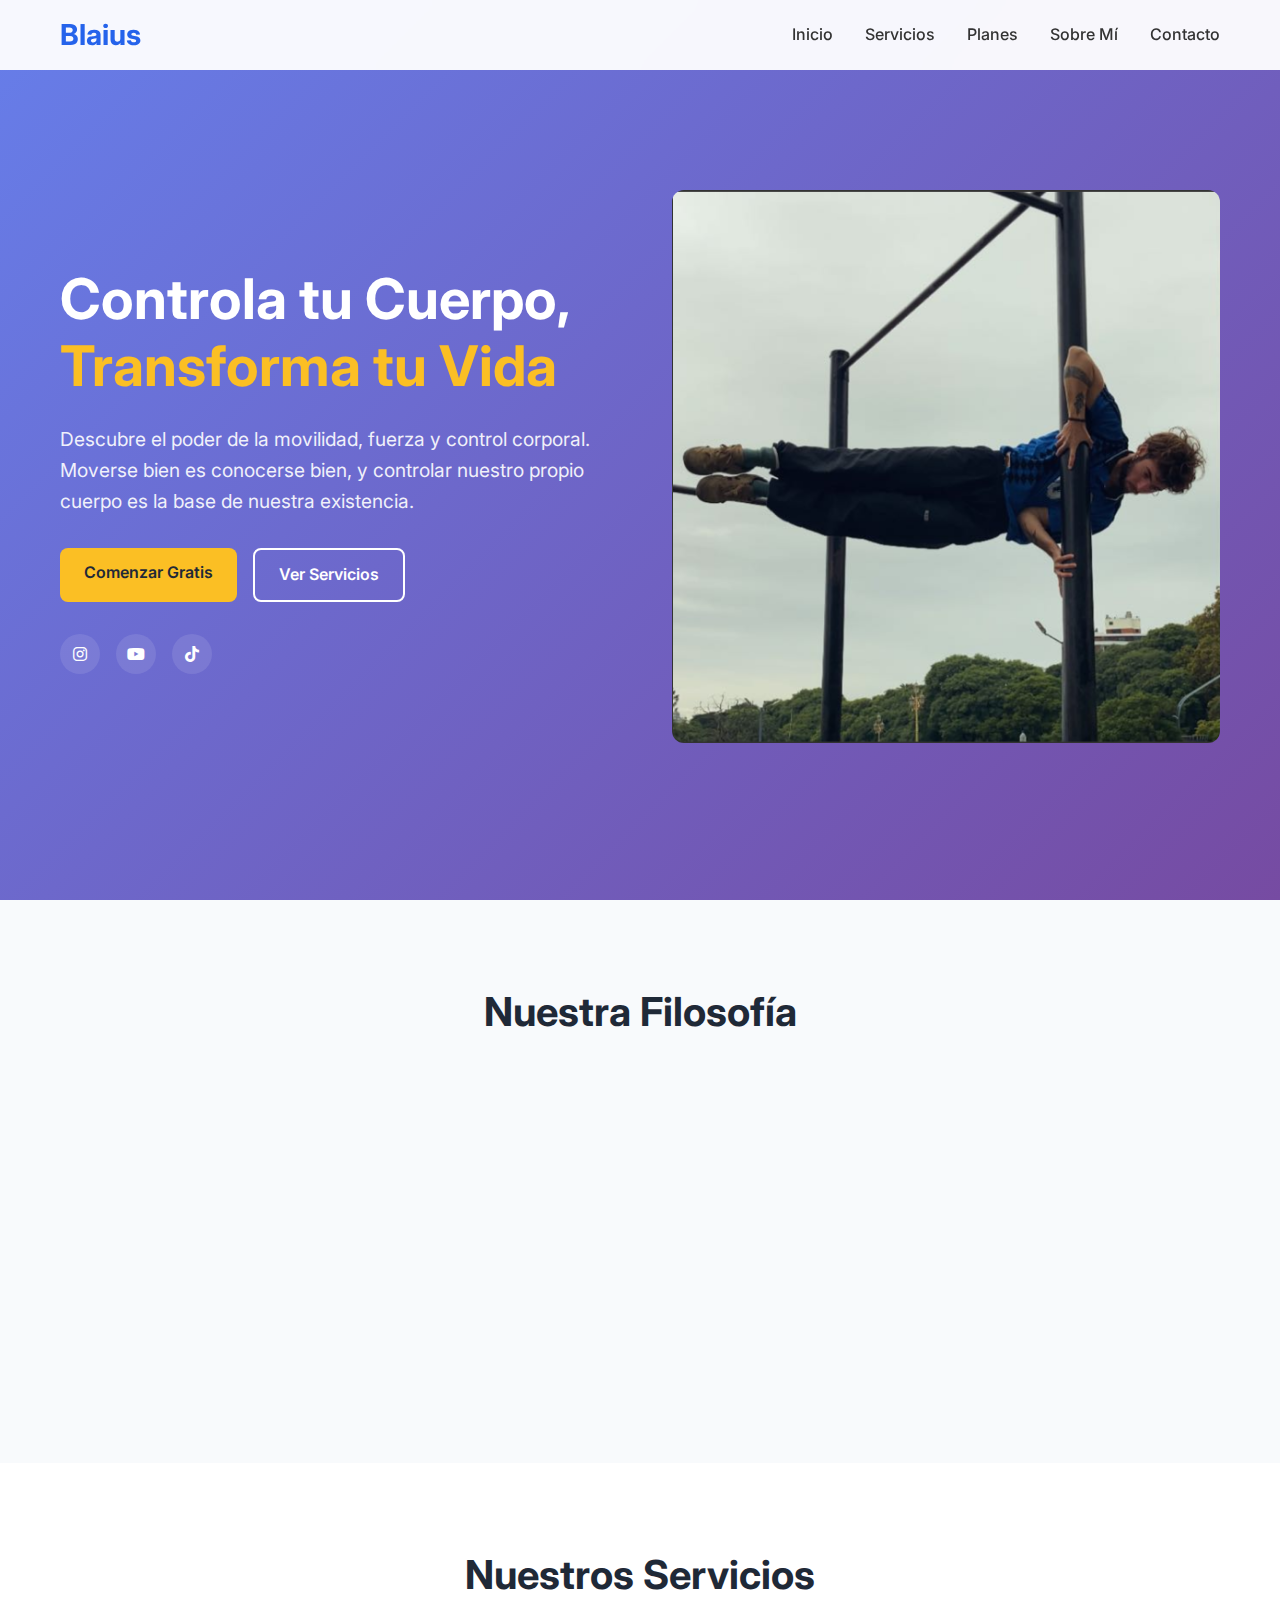
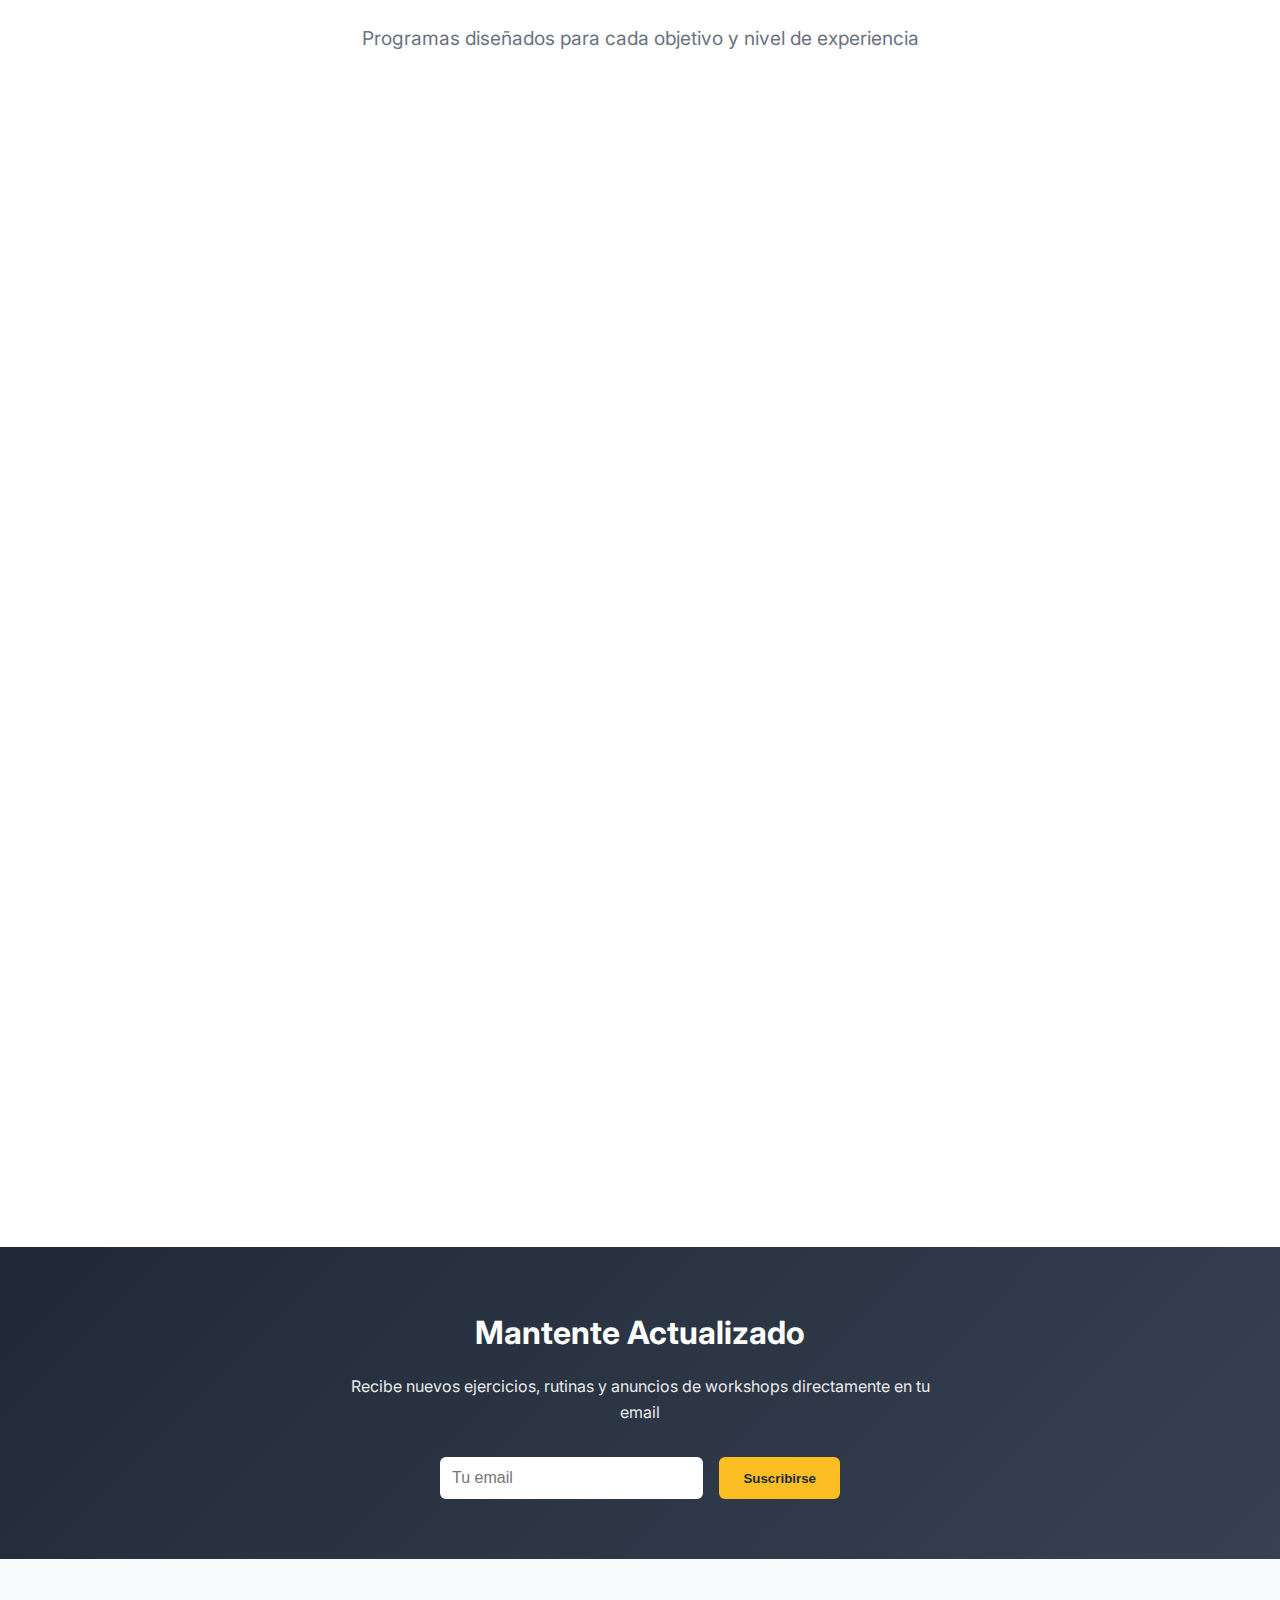
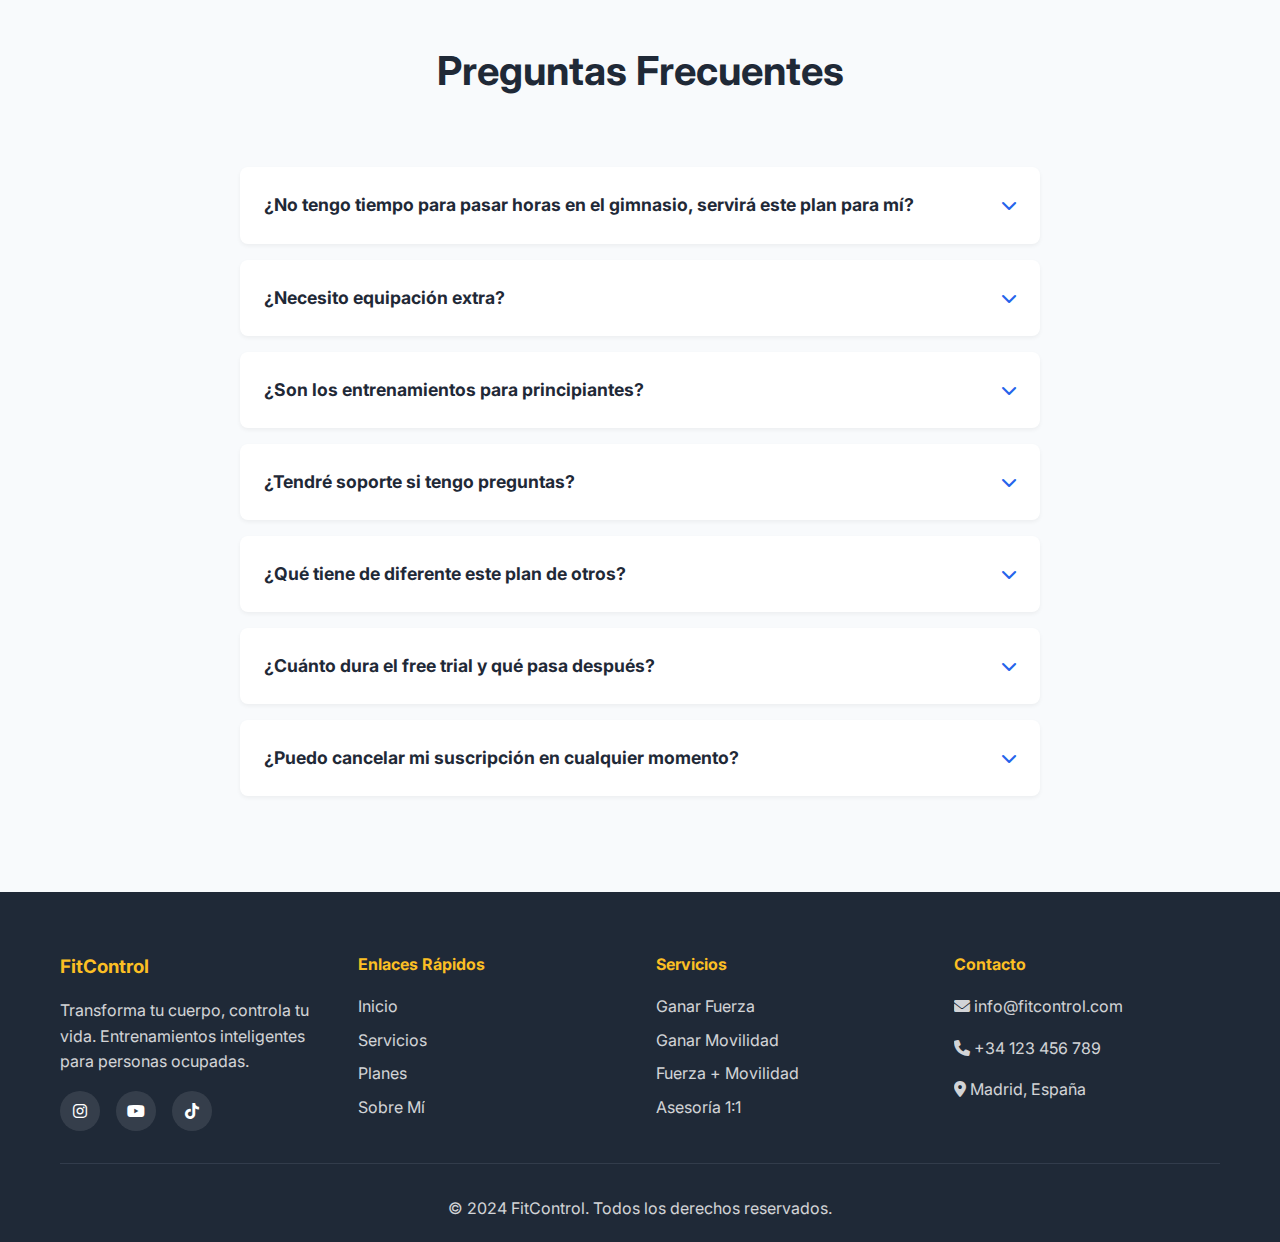
<file: index.html>
<!DOCTYPE html>
<html lang="es">
<head>
    <meta charset="UTF-8">
    <meta name="viewport" content="width=device-width, initial-scale=1.0">
    <title>FitControl - Entrena tu Cuerpo, Controla tu Vida</title>
    <link rel="stylesheet" href="styles.css">
    <link href="https://fonts.googleapis.com/css2?family=Inter:wght@300;400;500;600;700&display=swap" rel="stylesheet">
    <link rel="stylesheet" href="https://cdnjs.cloudflare.com/ajax/libs/font-awesome/6.0.0/css/all.min.css">
</head>
<body>
    <!-- Header -->
    <header class="header">
        <nav class="nav">
            <div class="nav-container">
                <div class="nav-logo">
                    <h2>Blaius</h2>
                </div>
                <ul class="nav-menu" id="nav-menu">
                    <li><a href="#inicio" class="nav-link">Inicio</a></li>
                    <li><a href="#servicios" class="nav-link">Servicios</a></li>
                    <li><a href="planes.html" class="nav-link">Planes</a></li>
                    <li><a href="about.html" class="nav-link">Sobre Mí</a></li>
                    <li><a href="#contacto" class="nav-link">Contacto</a></li>
                </ul>
                <div class="nav-toggle" id="nav-toggle">
                    <span class="bar"></span>
                    <span class="bar"></span>
                    <span class="bar"></span>
                </div>
            </div>
        </nav>
    </header>

    <!-- Hero Section -->
    <section id="inicio" class="hero">
        <div class="hero-container">
            <div class="hero-content">
                <h1 class="hero-title">Controla tu Cuerpo, <span class="highlight">Transforma tu Vida</span></h1>
                <p class="hero-description">
                    Descubre el poder de la movilidad, fuerza y control corporal. Moverse bien es conocerse bien, 
                    y controlar nuestro propio cuerpo es la base de nuestra existencia.
                </p>
                <div class="hero-buttons">
                    <a href="planes.html" class="btn btn-primary">Comenzar Gratis</a>
                    <a href="#servicios" class="btn btn-secondary">Ver Servicios</a>
                </div>
                <div class="social-links">
                    <a href="#" class="social-link"><i class="fab fa-instagram"></i></a>
                    <a href="#" class="social-link"><i class="fab fa-youtube"></i></a>
                    <a href="#" class="social-link"><i class="fab fa-tiktok"></i></a>
                </div>
            </div>
            <div class="hero-image">
                <img src="./imagenes/Captura de pantalla 2025-05-25 011401.png" alt="Entrenamiento funcional">
            </div>
        </div>
    </section>

    <!-- Philosophy Section -->
    <section class="philosophy">
        <div class="container">
            <div class="philosophy-content">
                <h2>Nuestra Filosofía</h2>
                <div class="philosophy-grid">
                    <div class="philosophy-item">
                        <div class="philosophy-icon">
                            <i class="fas fa-dumbbell"></i>
                        </div>
                        <h3>Fuerza</h3>
                        <p>Desarrolla la fuerza funcional que necesitas para tu día a día y tus objetivos deportivos.</p>
                    </div>
                    <div class="philosophy-item">
                        <div class="philosophy-icon">
                            <i class="fas fa-running"></i>
                        </div>
                        <h3>Movilidad</h3>
                        <p>Mejora tu rango de movimiento y flexibilidad para un cuerpo más ágil y libre de dolor.</p>
                    </div>
                    <div class="philosophy-item">
                        <div class="philosophy-icon">
                            <i class="fas fa-balance-scale"></i>
                        </div>
                        <h3>Control</h3>
                        <p>Domina tu cuerpo en el espacio, desarrolla coordinación y conciencia corporal.</p>
                    </div>
                </div>
            </div>
        </div>
    </section>

    <!-- Services Section -->
    <section id="servicios" class="services">
        <div class="container">
            <div class="section-header">
                <h2>Nuestros Servicios</h2>
                <p>Programas diseñados para cada objetivo y nivel de experiencia</p>
            </div>
            <div class="services-grid">
                <div class="service-card">
                    <div class="service-icon">
                        <i class="fas fa-weight-hanging"></i>
                    </div>
                    <h3>Ganar Fuerza</h3>
                    <p>Entrenamientos progresivos con peso corporal y material adicional. Módulos para todos los niveles.</p>
                    <ul class="service-features">
                        <li>Peso corporal</li>
                        <li>Con material extra</li>
                        <li>3 niveles de dificultad</li>
                    </ul>
                    <a href="planes.html" class="service-btn">Ver Planes</a>
                </div>
                
                <div class="service-card">
                    <div class="service-icon">
                        <i class="fas fa-leaf"></i>
                    </div>
                    <h3>Ganar Movilidad</h3>
                    <p>Rutinas especializadas en flexibilidad, movilidad articular y liberación de tensiones.</p>
                    <ul class="service-features">
                        <li>Flexibilidad dinámica</li>
                        <li>Movilidad articular</li>
                        <li>Liberación miofascial</li>
                    </ul>
                    <a href="planes.html" class="service-btn">Ver Planes</a>
                </div>
                
                <div class="service-card featured">
                    <div class="service-icon">
                        <i class="fas fa-mountain"></i>
                    </div>
                    <h3>Fuerza + Movilidad</h3>
                    <p>La combinación perfecta. Incluye entrenamientos de escalada y movimientos complejos.</p>
                    <ul class="service-features">
                        <li>Movimiento natural</li>
                        <li>Control corporal</li>
                        <li>Escalada funcional</li>
                    </ul>
                    <a href="planes.html" class="service-btn">Ver Planes</a>
                </div>
                
                <div class="service-card">
                    <div class="service-icon">
                        <i class="fas fa-heartbeat"></i>
                    </div>
                    <h3>Cardio</h3>
                    <p>Entrenamientos cardiovasculares para quemar calorías y mejorar tu resistencia.</p>
                    <ul class="service-features">
                        <li>HIIT intensivo</li>
                        <li>Cardio funcional</li>
                        <li>Quema calórica</li>
                    </ul>
                    <a href="planes.html" class="service-btn">Ver Planes</a>
                </div>
                
                <div class="service-card">
                    <div class="service-icon">
                        <i class="fas fa-route"></i>
                    </div>
                    <h3>Running</h3>
                    <p>Planes específicos para lograr tus objetivos de carrera: 10K, 21K y 42K.</p>
                    <ul class="service-features">
                        <li>10K en -50min</li>
                        <li>21K en -2h30</li>
                        <li>42K en -4h</li>
                    </ul>
                    <a href="planes.html" class="service-btn">Ver Planes</a>
                </div>
                
                <div class="service-card">
                    <div class="service-icon">
                        <i class="fas fa-user-friends"></i>
                    </div>
                    <h3>Asesoría 1:1</h3>
                    <p>Entrenamiento personalizado online o presencial según tu ubicación.</p>
                    <ul class="service-features">
                        <li>Plan personalizado</li>
                        <li>Seguimiento directo</li>
                        <li>Online o presencial</li>
                    </ul>
                    <a href="#contacto" class="service-btn">Contactar</a>
                </div>
            </div>
        </div>
    </section>

    <!-- Newsletter Section -->
    <section class="newsletter">
        <div class="container">
            <div class="newsletter-content">
                <h2>Mantente Actualizado</h2>
                <p>Recibe nuevos ejercicios, rutinas y anuncios de workshops directamente en tu email</p>
                <form class="newsletter-form" id="newsletter-form">
                    <input type="email" placeholder="Tu email" required>
                    <button type="submit" class="btn btn-primary">Suscribirse</button>
                </form>
            </div>
        </div>
    </section>

    <!-- FAQ Section -->
    <section class="faq">
        <div class="container">
            <div class="section-header">
                <h2>Preguntas Frecuentes</h2>
            </div>
            <div class="faq-container">
                <div class="faq-item">
                    <div class="faq-question">
                        <h3>¿No tengo tiempo para pasar horas en el gimnasio, servirá este plan para mí?</h3>
                        <i class="fas fa-chevron-down"></i>
                    </div>
                    <div class="faq-answer">
                        <p>¡Absolutamente! Nuestros entrenamientos están diseñados para ser eficientes. Con sesiones de 20-45 minutos puedes obtener resultados excelentes. La clave está en la consistencia, no en las horas.</p>
                    </div>
                </div>
                
                <div class="faq-item">
                    <div class="faq-question">
                        <h3>¿Necesito equipación extra?</h3>
                        <i class="fas fa-chevron-down"></i>
                    </div>
                    <div class="faq-answer">
                        <p>Tenemos opciones para entrenar solo con peso corporal y también rutinas que incluyen material básico como bandas elásticas, barras y pesas. Tú eliges según tu disponibilidad.</p>
                    </div>
                </div>
                
                <div class="faq-item">
                    <div class="faq-question">
                        <h3>¿Son los entrenamientos para principiantes?</h3>
                        <i class="fas fa-chevron-down"></i>
                    </div>
                    <div class="faq-answer">
                        <p>Sí, tenemos módulos específicos para principiantes, intermedios y avanzados. Cada persona puede comenzar en su nivel y progresar gradualmente.</p>
                    </div>
                </div>
                
                <div class="faq-item">
                    <div class="faq-question">
                        <h3>¿Tendré soporte si tengo preguntas?</h3>
                        <i class="fas fa-chevron-down"></i>
                    </div>
                    <div class="faq-answer">
                        <p>Por supuesto. Todos nuestros suscriptores tienen acceso a soporte directo para resolver dudas sobre técnica, progresión y adaptaciones de los ejercicios.</p>
                    </div>
                </div>
                
                <div class="faq-item">
                    <div class="faq-question">
                        <h3>¿Qué tiene de diferente este plan de otros?</h3>
                        <i class="fas fa-chevron-down"></i>
                    </div>
                    <div class="faq-answer">
                        <p>Nuestro enfoque integral combina fuerza, movilidad y control corporal. No solo te hacemos más fuerte, sino que mejoras tu calidad de movimiento y conciencia corporal para la vida diaria.</p>
                    </div>
                </div>
                
                <div class="faq-item">
                    <div class="faq-question">
                        <h3>¿Cuánto dura el free trial y qué pasa después?</h3>
                        <i class="fas fa-chevron-down"></i>
                    </div>
                    <div class="faq-answer">
                        <p>Ofrecemos el primer mes completamente gratis. Después, puedes continuar con una suscripción mensual que se renueva automáticamente, pero puedes cancelar cuando quieras.</p>
                    </div>
                </div>
                
                <div class="faq-item">
                    <div class="faq-question">
                        <h3>¿Puedo cancelar mi suscripción en cualquier momento?</h3>
                        <i class="fas fa-chevron-down"></i>
                    </div>
                    <div class="faq-answer">
                        <p>Sí, puedes cancelar tu suscripción en cualquier momento sin penalizaciones. Tu acceso continuará hasta el final del período ya pagado.</p>
                    </div>
                </div>
            </div>
        </div>
    </section>

    <!-- Footer -->
    <footer id="contacto" class="footer">
        <div class="container">
            <div class="footer-content">
                <div class="footer-section">
                    <h3>FitControl</h3>
                    <p>Transforma tu cuerpo, controla tu vida. Entrenamientos inteligentes para personas ocupadas.</p>
                    <div class="social-links">
                        <a href="#" class="social-link"><i class="fab fa-instagram"></i></a>
                        <a href="#" class="social-link"><i class="fab fa-youtube"></i></a>
                        <a href="#" class="social-link"><i class="fab fa-tiktok"></i></a>
                    </div>
                </div>
                <div class="footer-section">
                    <h4>Enlaces Rápidos</h4>
                    <ul>
                        <li><a href="#inicio">Inicio</a></li>
                        <li><a href="#servicios">Servicios</a></li>
                        <li><a href="planes.html">Planes</a></li>
                        <li><a href="about.html">Sobre Mí</a></li>
                    </ul>
                </div>
                <div class="footer-section">
                    <h4>Servicios</h4>
                    <ul>
                        <li><a href="planes.html">Ganar Fuerza</a></li>
                        <li><a href="planes.html">Ganar Movilidad</a></li>
                        <li><a href="planes.html">Fuerza + Movilidad</a></li>
                        <li><a href="planes.html">Asesoría 1:1</a></li>
                    </ul>
                </div>
                <div class="footer-section">
                    <h4>Contacto</h4>
                    <p><i class="fas fa-envelope"></i> info@fitcontrol.com</p>
                    <p><i class="fas fa-phone"></i> +34 123 456 789</p>
                    <p><i class="fas fa-map-marker-alt"></i> Madrid, España</p>
                </div>
            </div>
            <div class="footer-bottom">
                <p>&copy; 2024 FitControl. Todos los derechos reservados.</p>
            </div>
        </div>
    </footer>

    <script src="script.js"></script>
</body>
</html>
</file>
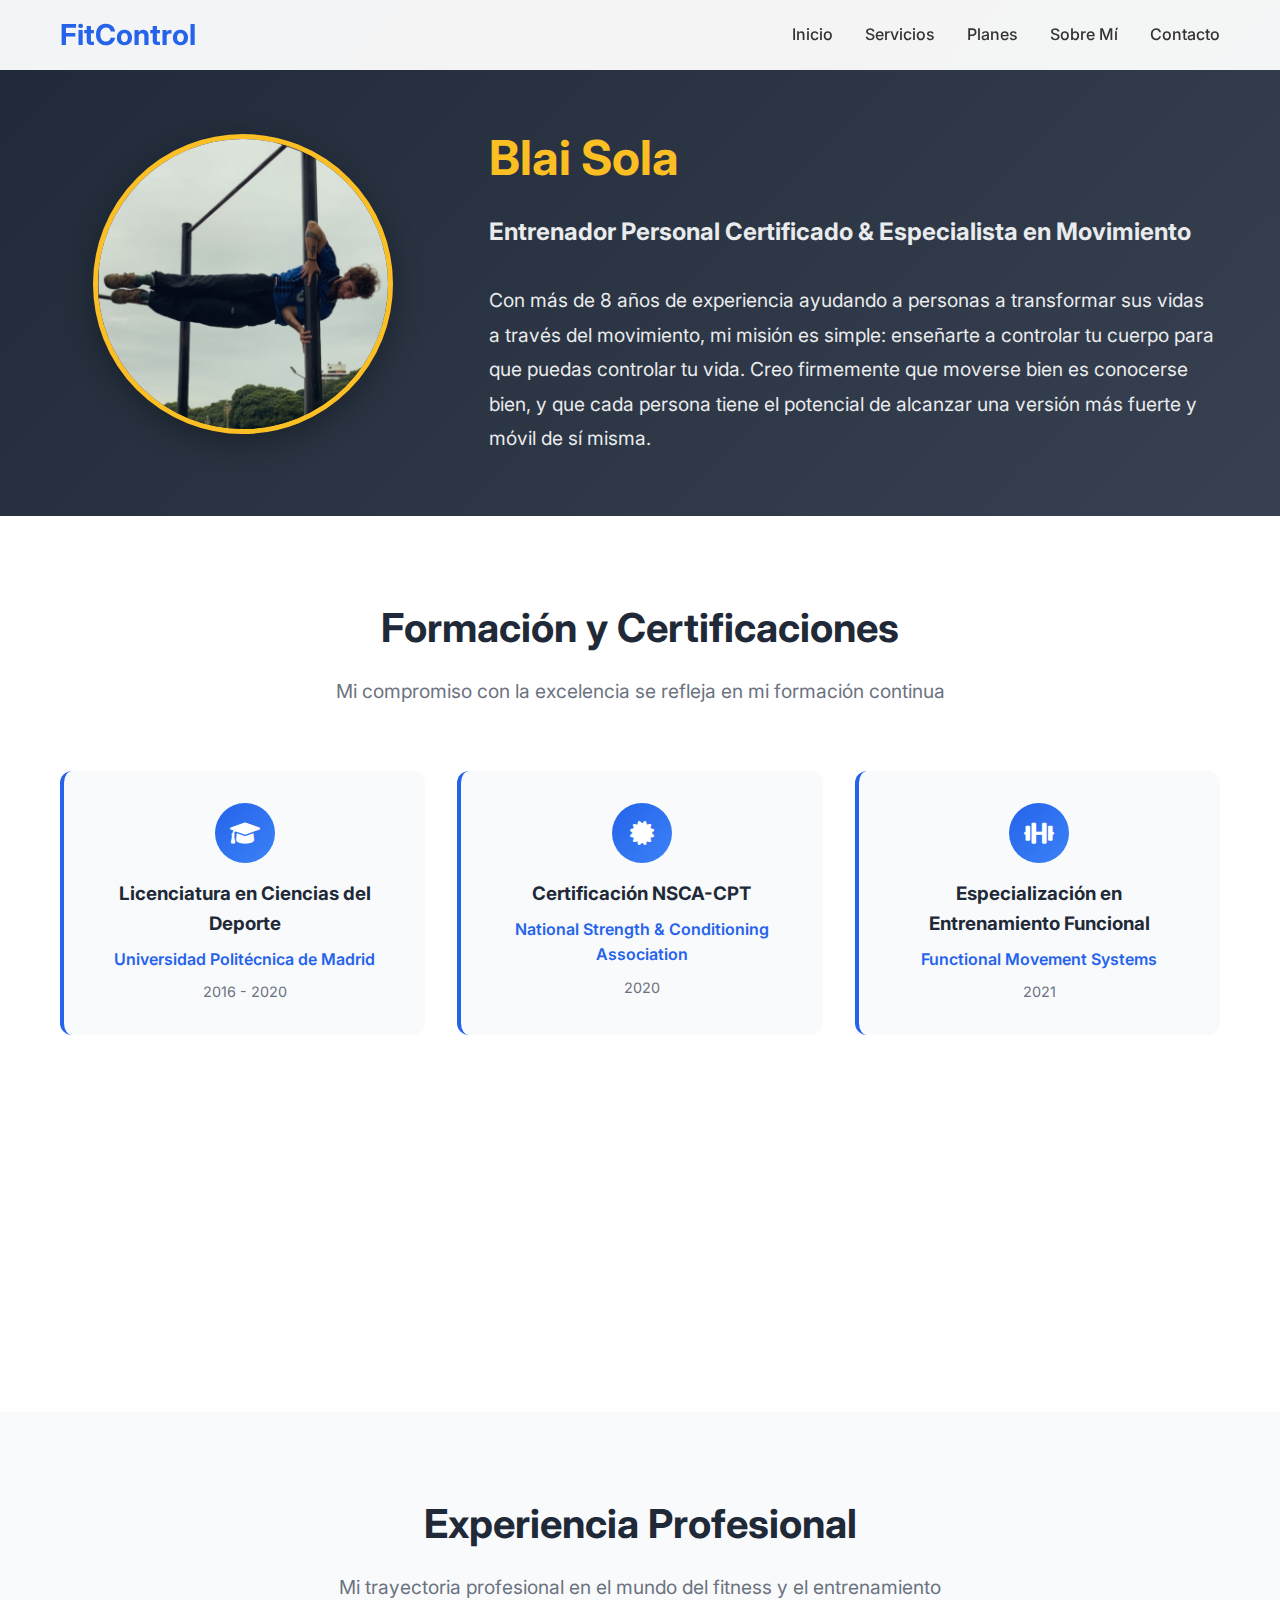
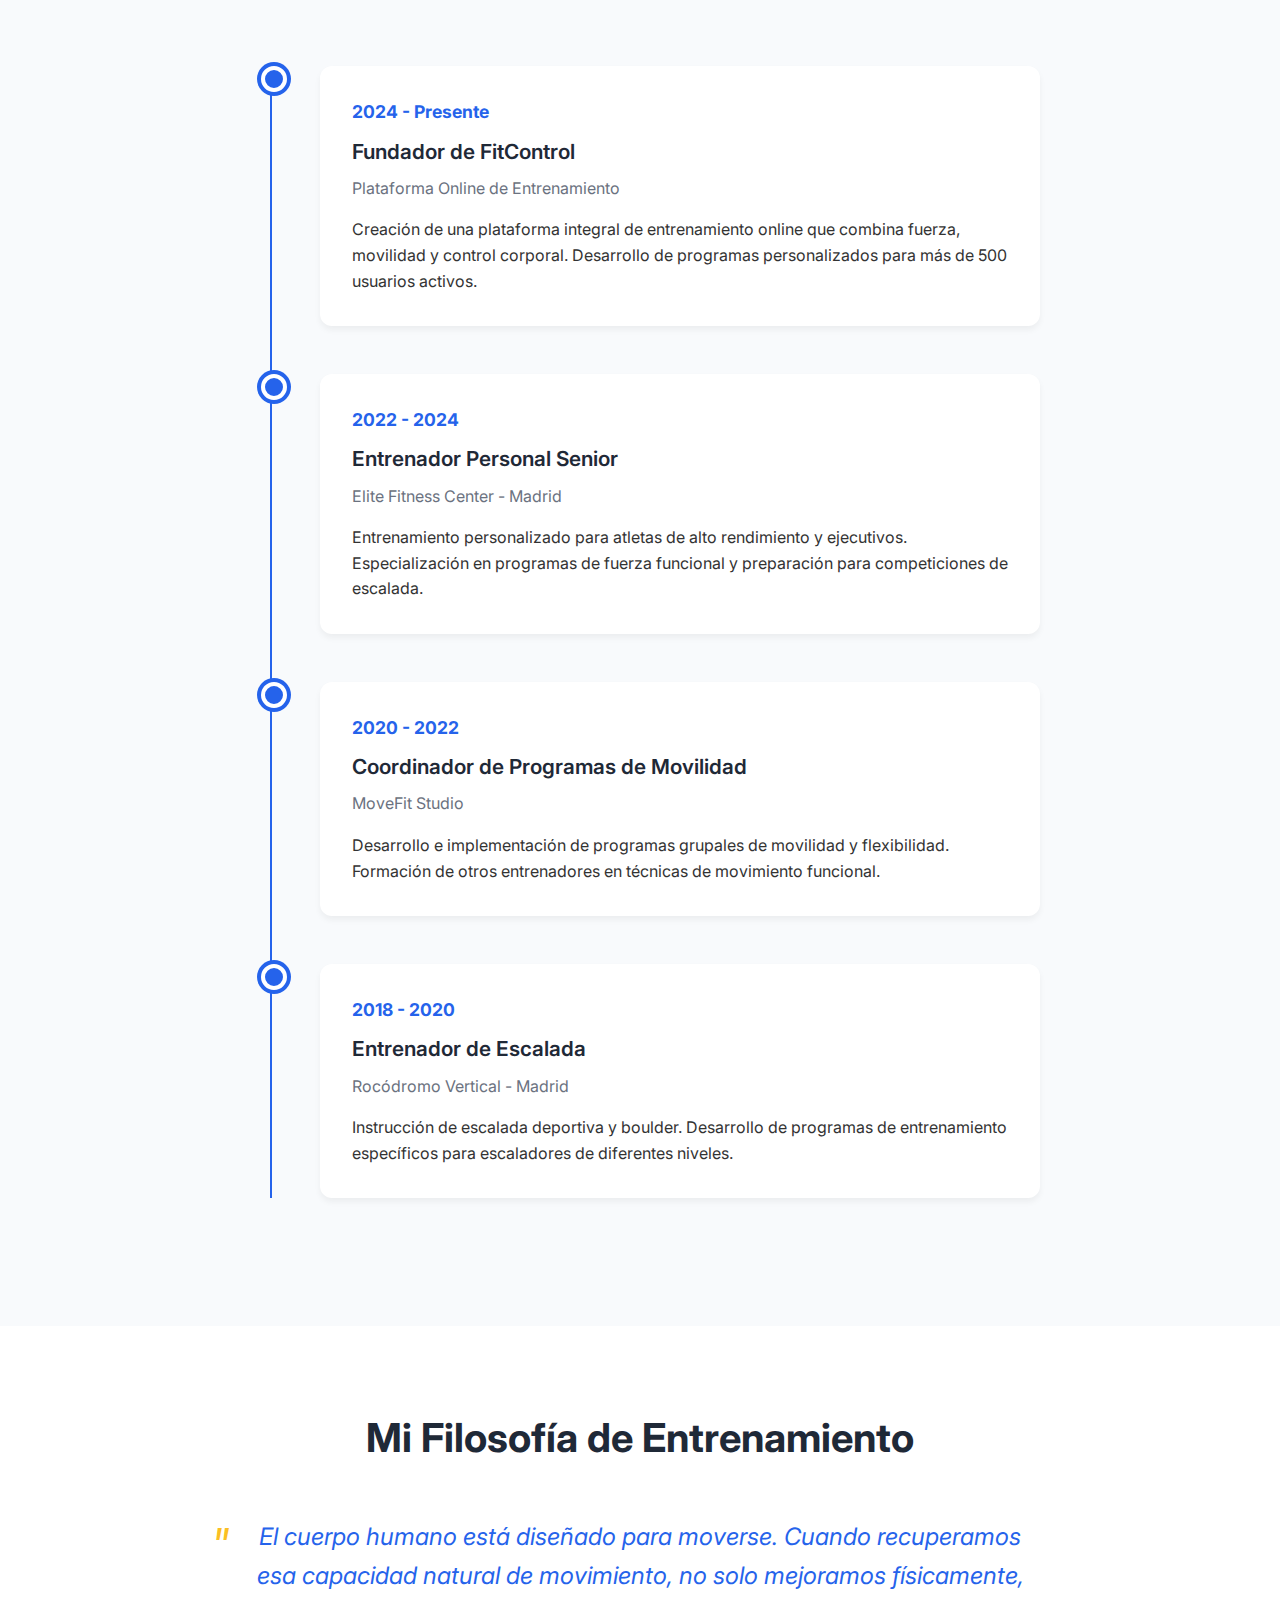
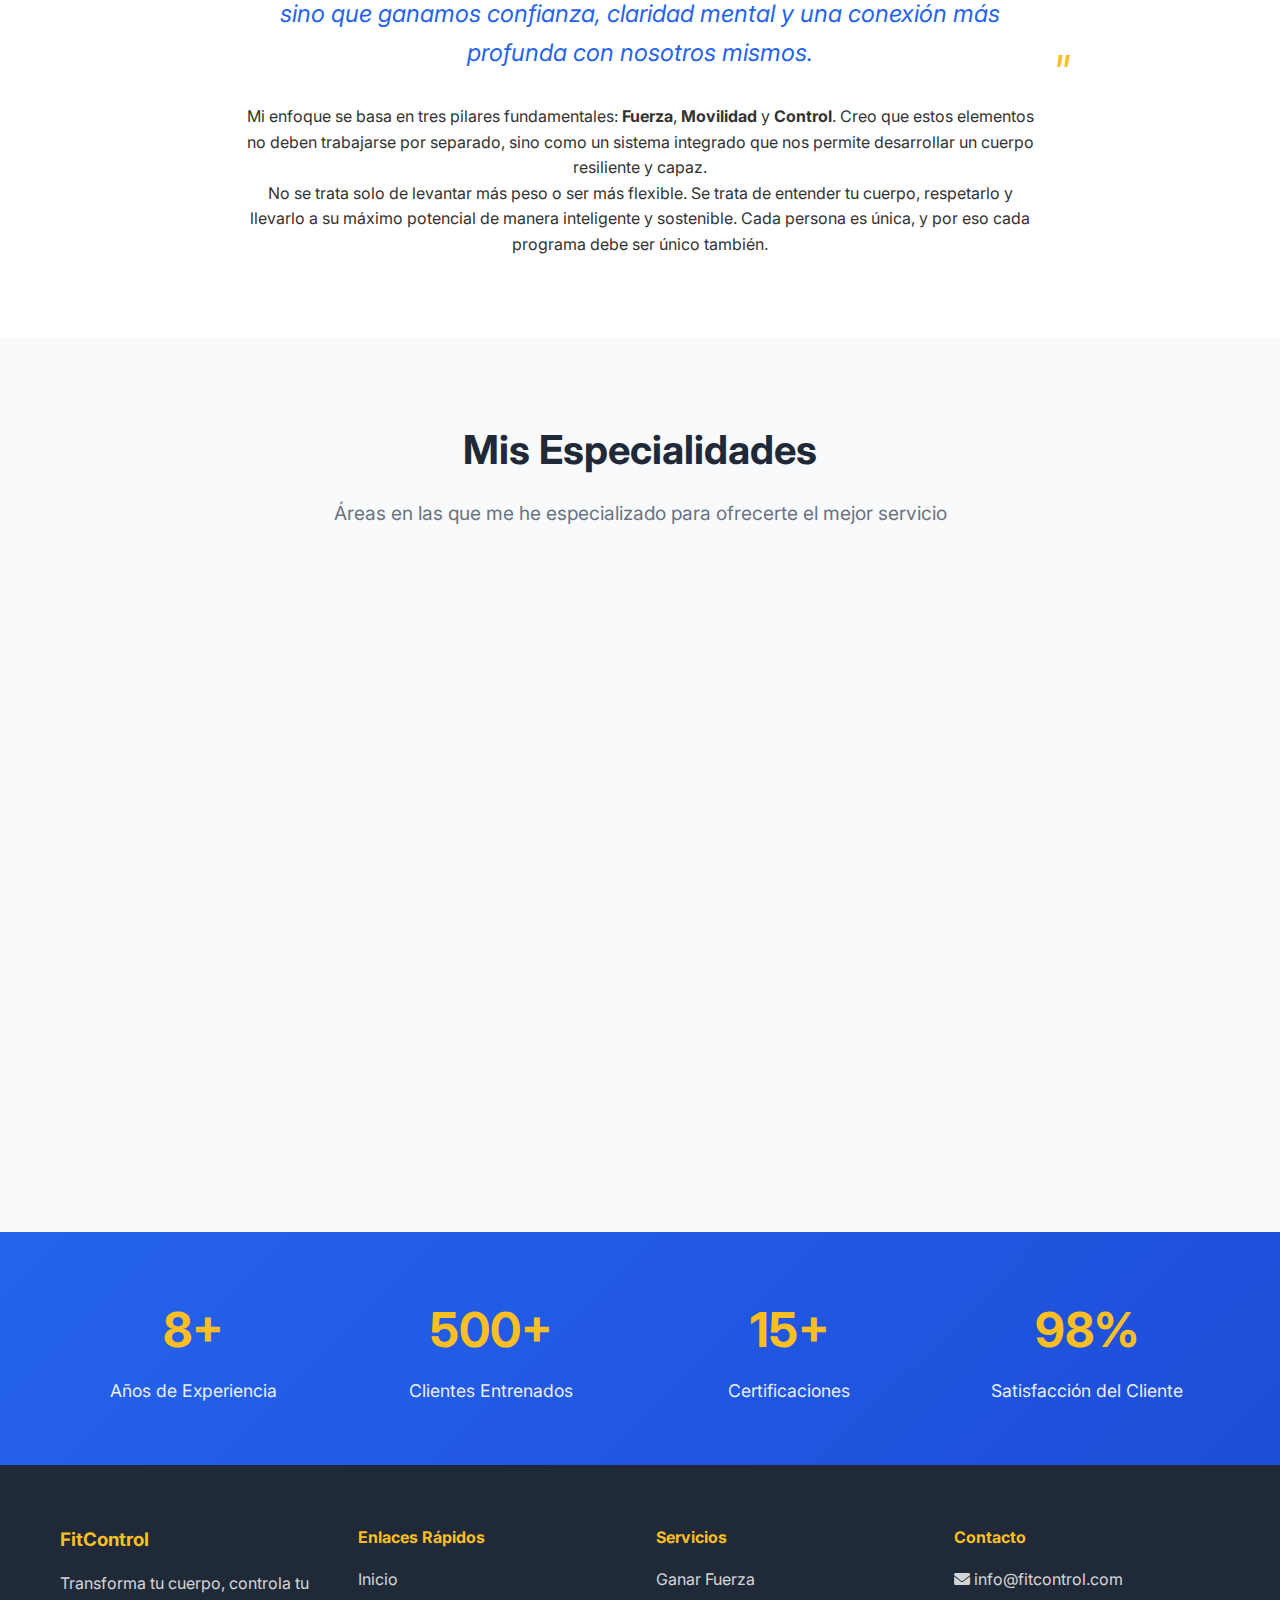
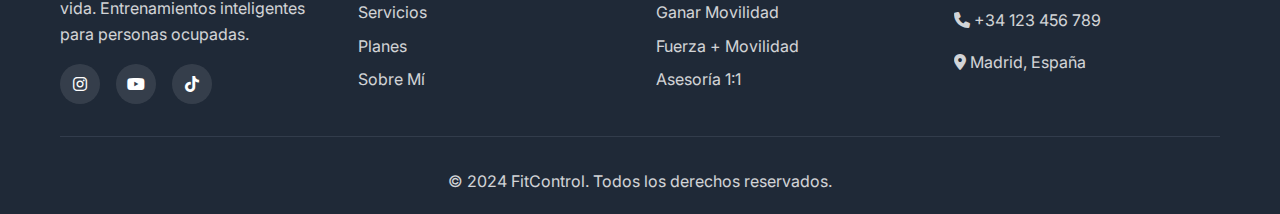
<file: about.html>
<!DOCTYPE html>
<html lang="es">
<head>
    <meta charset="UTF-8">
    <meta name="viewport" content="width=device-width, initial-scale=1.0">
    <title>Sobre Mí - FitControl</title>
    <link rel="stylesheet" href="styles.css">
    <link href="https://fonts.googleapis.com/css2?family=Inter:wght@300;400;500;600;700&display=swap" rel="stylesheet">
    <link rel="stylesheet" href="https://cdnjs.cloudflare.com/ajax/libs/font-awesome/6.0.0/css/all.min.css">
    <style>
        .about-hero {
            padding: 120px 0 60px;
            background: linear-gradient(135deg, #1f2937 0%, #374151 100%);
            color: white;
        }

        .about-container {
            display: grid;
            grid-template-columns: 1fr 2fr;
            gap: 4rem;
            align-items: center;
        }

        .trainer-image {
            text-align: center;
        }

        .trainer-image img {
            width: 300px;
            height: 300px;
            border-radius: 50%;
            object-fit: cover;
            border: 5px solid #fbbf24;
            box-shadow: 0 10px 30px rgba(0, 0, 0, 0.3);
        }

        .trainer-intro h1 {
            font-size: 3rem;
            margin-bottom: 1rem;
            color: #fbbf24;
        }

        .trainer-intro h2 {
            font-size: 1.5rem;
            margin-bottom: 2rem;
            opacity: 0.9;
        }

        .trainer-intro p {
            font-size: 1.2rem;
            line-height: 1.8;
            opacity: 0.9;
        }

        .credentials {
            padding: 80px 0;
            background: white;
        }

        .credentials-grid {
            display: grid;
            grid-template-columns: repeat(auto-fit, minmax(300px, 1fr));
            gap: 2rem;
            margin-top: 3rem;
        }

        .credential-card {
            background: #f8fafc;
            border-radius: 12px;
            padding: 2rem;
            text-align: center;
            border-left: 4px solid #2563eb;
        }

        .credential-icon {
            width: 60px;
            height: 60px;
            background: linear-gradient(135deg, #2563eb, #3b82f6);
            border-radius: 50%;
            display: flex;
            align-items: center;
            justify-content: center;
            margin: 0 auto 1rem;
            color: white;
            font-size: 1.5rem;
        }

        .credential-card h3 {
            color: #1f2937;
            margin-bottom: 0.5rem;
        }

        .credential-card .institution {
            color: #2563eb;
            font-weight: 600;
            margin-bottom: 0.5rem;
        }

        .credential-card .year {
            color: #6b7280;
            font-size: 0.9rem;
        }

        .experience {
            padding: 80px 0;
            background: #f8fafc;
        }

        .experience-timeline {
            max-width: 800px;
            margin: 3rem auto 0;
            position: relative;
        }

        .experience-timeline::before {
            content: '';
            position: absolute;
            left: 30px;
            top: 0;
            bottom: 0;
            width: 2px;
            background: #2563eb;
        }

        .timeline-item {
            position: relative;
            margin-bottom: 3rem;
            padding-left: 80px;
        }

        .timeline-item::before {
            content: '';
            position: absolute;
            left: 21px;
            top: 0;
            width: 18px;
            height: 18px;
            background: #2563eb;
            border-radius: 50%;
            border: 4px solid white;
            box-shadow: 0 0 0 4px #2563eb;
        }

        .timeline-content {
            background: white;
            padding: 2rem;
            border-radius: 12px;
            box-shadow: 0 4px 6px rgba(0, 0, 0, 0.05);
        }

        .timeline-year {
            color: #2563eb;
            font-weight: 700;
            font-size: 1.1rem;
            margin-bottom: 0.5rem;
        }

        .timeline-title {
            color: #1f2937;
            font-size: 1.3rem;
            font-weight: 600;
            margin-bottom: 0.5rem;
        }

        .timeline-company {
            color: #6b7280;
            margin-bottom: 1rem;
        }

        .philosophy-section {
            padding: 80px 0;
            background: white;
        }

        .philosophy-content {
            max-width: 800px;
            margin: 0 auto;
            text-align: center;
        }

        .philosophy-quote {
            font-size: 1.5rem;
            font-style: italic;
            color: #2563eb;
            margin: 2rem 0;
            position: relative;
        }

        .philosophy-quote::before,
        .philosophy-quote::after {
            content: '"';
            font-size: 3rem;
            color: #fbbf24;
            position: absolute;
        }

        .philosophy-quote::before {
            left: -30px;
            top: -10px;
        }

        .philosophy-quote::after {
            right: -30px;
            bottom: -40px;
        }

        .specializations {
            padding: 80px 0;
            background: #f8fafc;
        }

        .specializations-grid {
            display: grid;
            grid-template-columns: repeat(auto-fit, minmax(250px, 1fr));
            gap: 2rem;
            margin-top: 3rem;
        }

        .specialization-item {
            background: white;
            border-radius: 12px;
            padding: 2rem;
            text-align: center;
            transition: transform 0.3s ease;
        }

        .specialization-item:hover {
            transform: translateY(-5px);
        }

        .specialization-icon {
            width: 60px;
            height: 60px;
            background: linear-gradient(135deg, #fbbf24, #f59e0b);
            border-radius: 50%;
            display: flex;
            align-items: center;
            justify-content: center;
            margin: 0 auto 1rem;
            color: white;
            font-size: 1.5rem;
        }

        .stats {
            padding: 60px 0;
            background: linear-gradient(135deg, #2563eb, #1d4ed8);
            color: white;
        }

        .stats-grid {
            display: grid;
            grid-template-columns: repeat(auto-fit, minmax(200px, 1fr));
            gap: 2rem;
            text-align: center;
        }

        .stat-item h3 {
            font-size: 3rem;
            font-weight: 700;
            color: #fbbf24;
            margin-bottom: 0.5rem;
        }

        .stat-item p {
            font-size: 1.1rem;
            opacity: 0.9;
        }

        @media (max-width: 768px) {
            .about-container {
                grid-template-columns: 1fr;
                text-align: center;
                gap: 2rem;
            }

            .trainer-intro h1 {
                font-size: 2.5rem;
            }

            .trainer-image img {
                width: 250px;
                height: 250px;
            }

            .timeline-item {
                padding-left: 60px;
            }

            .experience-timeline::before {
                left: 20px;
            }

            .timeline-item::before {
                left: 11px;
            }

            .philosophy-quote::before,
            .philosophy-quote::after {
                display: none;
            }
        }
    </style>
</head>
<body>
    <!-- Header -->
    <header class="header">
        <nav class="nav">
            <div class="nav-container">
                <div class="nav-logo">
                    <h2>FitControl</h2>
                </div>
                <ul class="nav-menu" id="nav-menu">
                    <li><a href="index.html" class="nav-link">Inicio</a></li>
                    <li><a href="index.html#servicios" class="nav-link">Servicios</a></li>
                    <li><a href="planes.html" class="nav-link">Planes</a></li>
                    <li><a href="about.html" class="nav-link">Sobre Mí</a></li>
                    <li><a href="index.html#contacto" class="nav-link">Contacto</a></li>
                </ul>
                <div class="nav-toggle" id="nav-toggle">
                    <span class="bar"></span>
                    <span class="bar"></span>
                    <span class="bar"></span>
                </div>
            </div>
        </nav>
    </header>

    <!-- About Hero -->
    <section class="about-hero">
        <div class="container">
            <div class="about-container">
                <div class="trainer-image">
                    <img src="./imagenes/Captura de pantalla 2025-05-25 011401.png" alt="Carlos Martínez - Entrenador Personal">
                </div>
                <div class="trainer-intro">
                    <h1>Blai Sola</h1>
                    <h2>Entrenador Personal Certificado & Especialista en Movimiento</h2>
                    <p>
                        Con más de 8 años de experiencia ayudando a personas a transformar sus vidas a través del movimiento, 
                        mi misión es simple: enseñarte a controlar tu cuerpo para que puedas controlar tu vida. 
                        Creo firmemente que moverse bien es conocerse bien, y que cada persona tiene el potencial 
                        de alcanzar una versión más fuerte y móvil de sí misma.
                    </p>
                </div>
            </div>
        </div>
    </section>

    <!-- Credentials -->
    <section class="credentials">
        <div class="container">
            <div class="section-header">
                <h2>Formación y Certificaciones</h2>
                <p>Mi compromiso con la excelencia se refleja en mi formación continua</p>
            </div>
            
            <div class="credentials-grid">
                <div class="credential-card">
                    <div class="credential-icon">
                        <i class="fas fa-graduation-cap"></i>
                    </div>
                    <h3>Licenciatura en Ciencias del Deporte</h3>
                    <div class="institution">Universidad Politécnica de Madrid</div>
                    <div class="year">2016 - 2020</div>
                </div>

                <div class="credential-card">
                    <div class="credential-icon">
                        <i class="fas fa-certificate"></i>
                    </div>
                    <h3>Certificación NSCA-CPT</h3>
                    <div class="institution">National Strength & Conditioning Association</div>
                    <div class="year">2020</div>
                </div>

                <div class="credential-card">
                    <div class="credential-icon">
                        <i class="fas fa-dumbbell"></i>
                    </div>
                    <h3>Especialización en Entrenamiento Funcional</h3>
                    <div class="institution">Functional Movement Systems</div>
                    <div class="year">2021</div>
                </div>

                <div class="credential-card">
                    <div class="credential-icon">
                        <i class="fas fa-leaf"></i>
                    </div>
                    <h3>Certificación en Movilidad y Flexibilidad</h3>
                    <div class="institution">Mobility WOD</div>
                    <div class="year">2022</div>
                </div>

                <div class="credential-card">
                    <div class="credential-icon">
                        <i class="fas fa-mountain"></i>
                    </div>
                    <h3>Instructor de Escalada Deportiva</h3>
                    <div class="institution">Federación Española de Deportes de Montaña</div>
                    <div class="year">2019</div>
                </div>

                <div class="credential-card">
                    <div class="credential-icon">
                        <i class="fas fa-running"></i>
                    </div>
                    <h3>Entrenador de Running</h3>
                    <div class="institution">Real Federación Española de Atletismo</div>
                    <div class="year">2023</div>
                </div>
            </div>
        </div>
    </section>

    <!-- Experience Timeline -->
    <section class="experience">
        <div class="container">
            <div class="section-header">
                <h2>Experiencia Profesional</h2>
                <p>Mi trayectoria profesional en el mundo del fitness y el entrenamiento</p>
            </div>
            
            <div class="experience-timeline">
                <div class="timeline-item">
                    <div class="timeline-content">
                        <div class="timeline-year">2024 - Presente</div>
                        <div class="timeline-title">Fundador de FitControl</div>
                        <div class="timeline-company">Plataforma Online de Entrenamiento</div>
                        <p>Creación de una plataforma integral de entrenamiento online que combina fuerza, movilidad y control corporal. Desarrollo de programas personalizados para más de 500 usuarios activos.</p>
                    </div>
                </div>

                <div class="timeline-item">
                    <div class="timeline-content">
                        <div class="timeline-year">2022 - 2024</div>
                        <div class="timeline-title">Entrenador Personal Senior</div>
                        <div class="timeline-company">Elite Fitness Center - Madrid</div>
                        <p>Entrenamiento personalizado para atletas de alto rendimiento y ejecutivos. Especialización en programas de fuerza funcional y preparación para competiciones de escalada.</p>
                    </div>
                </div>

                <div class="timeline-item">
                    <div class="timeline-content">
                        <div class="timeline-year">2020 - 2022</div>
                        <div class="timeline-title">Coordinador de Programas de Movilidad</div>
                        <div class="timeline-company">MoveFit Studio</div>
                        <p>Desarrollo e implementación de programas grupales de movilidad y flexibilidad. Formación de otros entrenadores en técnicas de movimiento funcional.</p>
                    </div>
                </div>

                <div class="timeline-item">
                    <div class="timeline-content">
                        <div class="timeline-year">2018 - 2020</div>
                        <div class="timeline-title">Entrenador de Escalada</div>
                        <div class="timeline-company">Rocódromo Vertical - Madrid</div>
                        <p>Instrucción de escalada deportiva y boulder. Desarrollo de programas de entrenamiento específicos para escaladores de diferentes niveles.</p>
                    </div>
                </div>
            </div>
        </div>
    </section>

    <!-- Philosophy -->
    <section class="philosophy-section">
        <div class="container">
            <div class="philosophy-content">
                <h2>Mi Filosofía de Entrenamiento</h2>
                <div class="philosophy-quote">
                    El cuerpo humano está diseñado para moverse. Cuando recuperamos esa capacidad natural de movimiento, 
                    no solo mejoramos físicamente, sino que ganamos confianza, claridad mental y una conexión más profunda con nosotros mismos.
                </div>
                <p>
                    Mi enfoque se basa en tres pilares fundamentales: <strong>Fuerza</strong>, <strong>Movilidad</strong> y <strong>Control</strong>. 
                    Creo que estos elementos no deben trabajarse por separado, sino como un sistema integrado que nos permite 
                    desarrollar un cuerpo resiliente y capaz.
                </p>
                <p>
                    No se trata solo de levantar más peso o ser más flexible. Se trata de entender tu cuerpo, 
                    respetarlo y llevarlo a su máximo potencial de manera inteligente y sostenible. 
                    Cada persona es única, y por eso cada programa debe ser único también.
                </p>
            </div>
        </div>
    </section>

    <!-- Specializations -->
    <section class="specializations">
        <div class="container">
            <div class="section-header">
                <h2>Mis Especialidades</h2>
                <p>Áreas en las que me he especializado para ofrecerte el mejor servicio</p>
            </div>
            
            <div class="specializations-grid">
                <div class="specialization-item">
                    <div class="specialization-icon">
                        <i class="fas fa-dumbbell"></i>
                    </div>
                    <h3>Entrenamiento Funcional</h3>
                    <p>Movimientos que mejoran tu capacidad para las actividades diarias</p>
                </div>

                <div class="specialization-item">
                    <div class="specialization-icon">
                        <i class="fas fa-leaf"></i>
                    </div>
                    <h3>Movilidad y Flexibilidad</h3>
                    <p>Recupera y mantén un rango de movimiento óptimo</p>
                </div>

                <div class="specialization-item">
                    <div class="specialization-icon">
                        <i class="fas fa-mountain"></i>
                    </div>
                    <h3>Escalada Deportiva</h3>
                    <p>Entrenamiento específico para escaladores de todos los niveles</p>
                </div>

                <div class="specialization-item">
                    <div class="specialization-icon">
                        <i class="fas fa-running"></i>
                    </div>
                    <h3>Preparación para Carreras</h3>
                    <p>Planes estructurados para 10K, 21K y maratón</p>
                </div>

                <div class="specialization-item">
                    <div class="specialization-icon">
                        <i class="fas fa-heartbeat"></i>
                    </div>
                    <h3>Rehabilitación Deportiva</h3>
                    <p>Recuperación y prevención de lesiones</p>
                </div>

                <div class="specialization-item">
                    <div class="specialization-icon">
                        <i class="fas fa-users"></i>
                    </div>
                    <h3>Entrenamiento Corporativo</h3>
                    <p>Programas de bienestar para empresas</p>
                </div>
            </div>
        </div>
    </section>

    <!-- Stats -->
    <section class="stats">
        <div class="container">
            <div class="stats-grid">
                <div class="stat-item">
                    <h3>8+</h3>
                    <p>Años de Experiencia</p>
                </div>
                <div class="stat-item">
                    <h3>500+</h3>
                    <p>Clientes Entrenados</p>
                </div>
                <div class="stat-item">
                    <h3>15+</h3>
                    <p>Certificaciones</p>
                </div>
                <div class="stat-item">
                    <h3>98%</h3>
                    <p>Satisfacción del Cliente</p>
                </div>
            </div>
        </div>
    </section>

    <!-- Footer -->
    <footer class="footer">
        <div class="container">
            <div class="footer-content">
                <div class="footer-section">
                    <h3>FitControl</h3>
                    <p>Transforma tu cuerpo, controla tu vida. Entrenamientos inteligentes para personas ocupadas.</p>
                    <div class="social-links">
                        <a href="#" class="social-link"><i class="fab fa-instagram"></i></a>
                        <a href="#" class="social-link"><i class="fab fa-youtube"></i></a>
                        <a href="#" class="social-link"><i class="fab fa-tiktok"></i></a>
                    </div>
                </div>
                <div class="footer-section">
                    <h4>Enlaces Rápidos</h4>
                    <ul>
                        <li><a href="index.html">Inicio</a></li>
                        <li><a href="index.html#servicios">Servicios</a></li>
                        <li><a href="planes.html">Planes</a></li>
                        <li><a href="about.html">Sobre Mí</a></li>
                    </ul>
                </div>
                <div class="footer-section">
                    <h4>Servicios</h4>
                    <ul>
                        <li><a href="planes.html">Ganar Fuerza</a></li>
                        <li><a href="planes.html">Ganar Movilidad</a></li>
                        <li><a href="planes.html">Fuerza + Movilidad</a></li>
                        <li><a href="planes.html">Asesoría 1:1</a></li>
                    </ul>
                </div>
                <div class="footer-section">
                    <h4>Contacto</h4>
                    <p><i class="fas fa-envelope"></i> info@fitcontrol.com</p>
                    <p><i class="fas fa-phone"></i> +34 123 456 789</p>
                    <p><i class="fas fa-map-marker-alt"></i> Madrid, España</p>
                </div>
            </div>
            <div class="footer-bottom">
                <p>&copy; 2024 FitControl. Todos los derechos reservados.</p>
            </div>
        </div>
    </footer>

    <script src="script.js"></script>
</body>
</html>
</file>
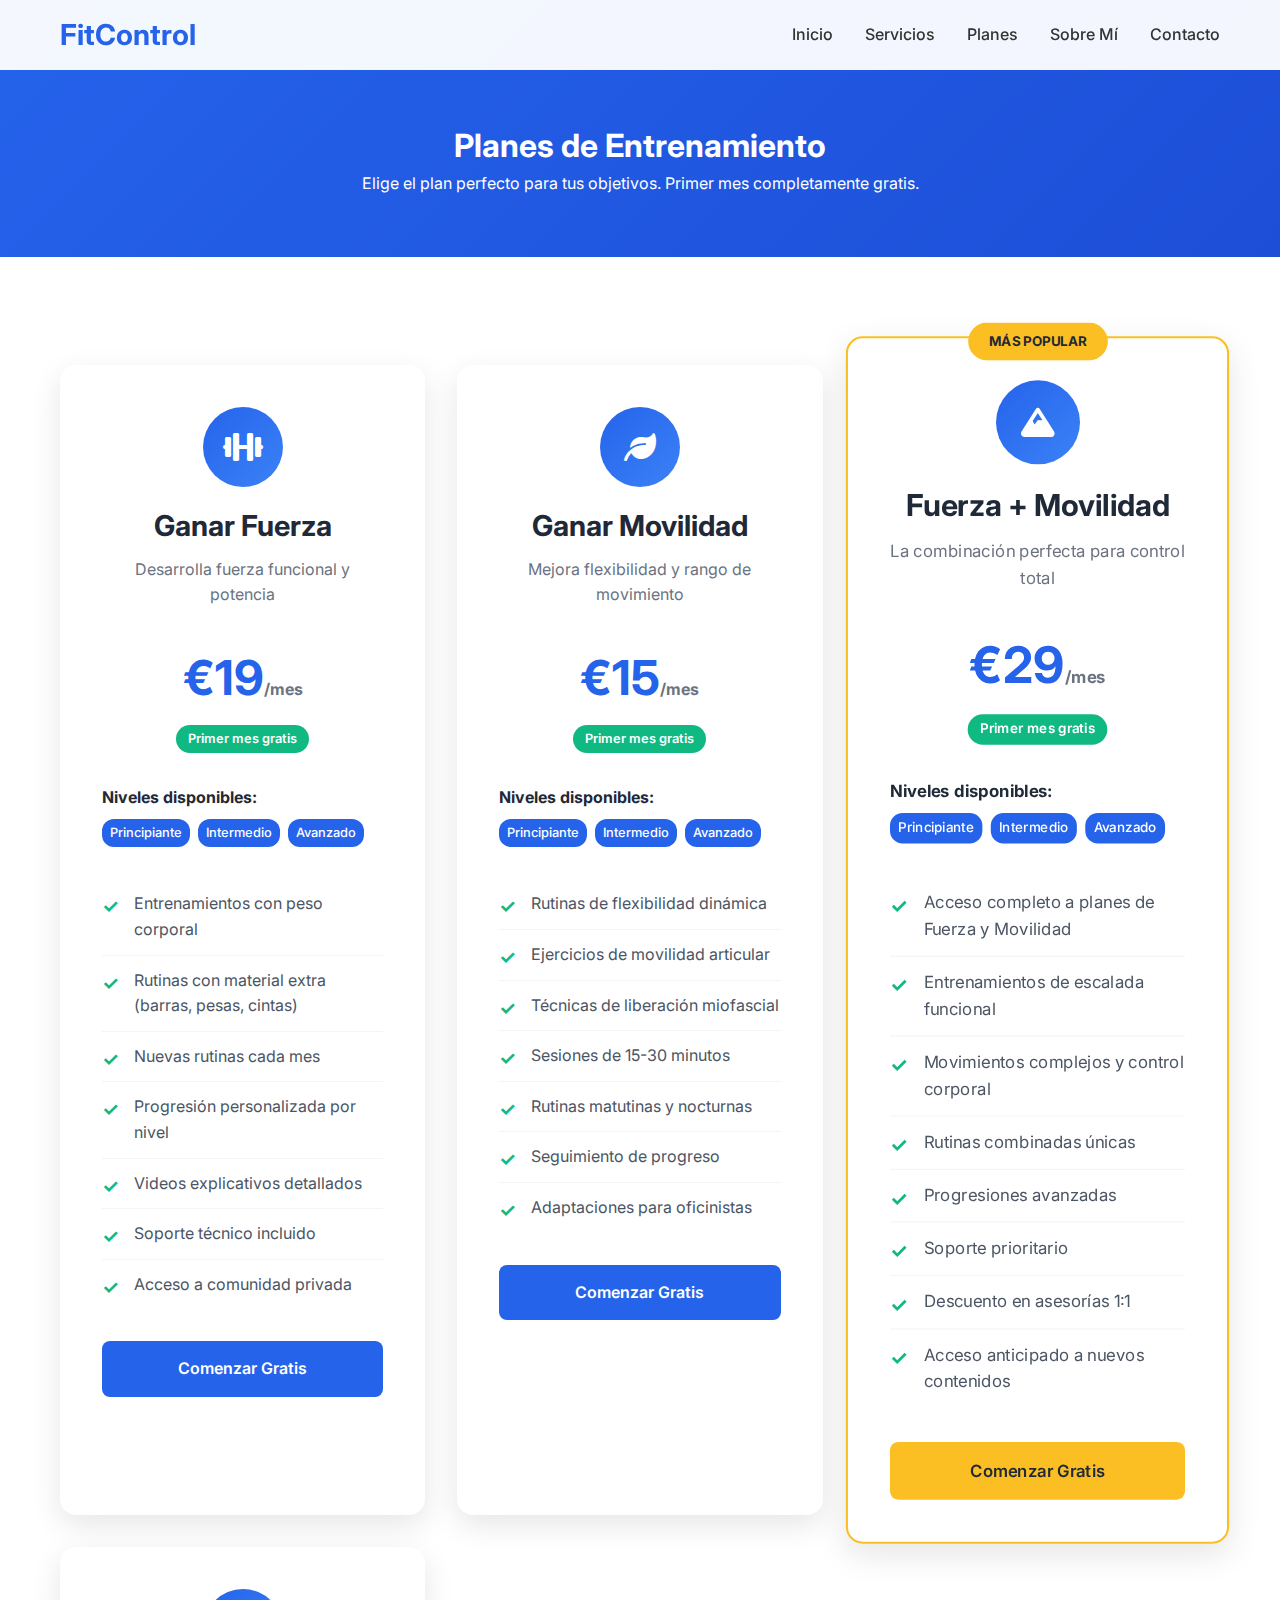
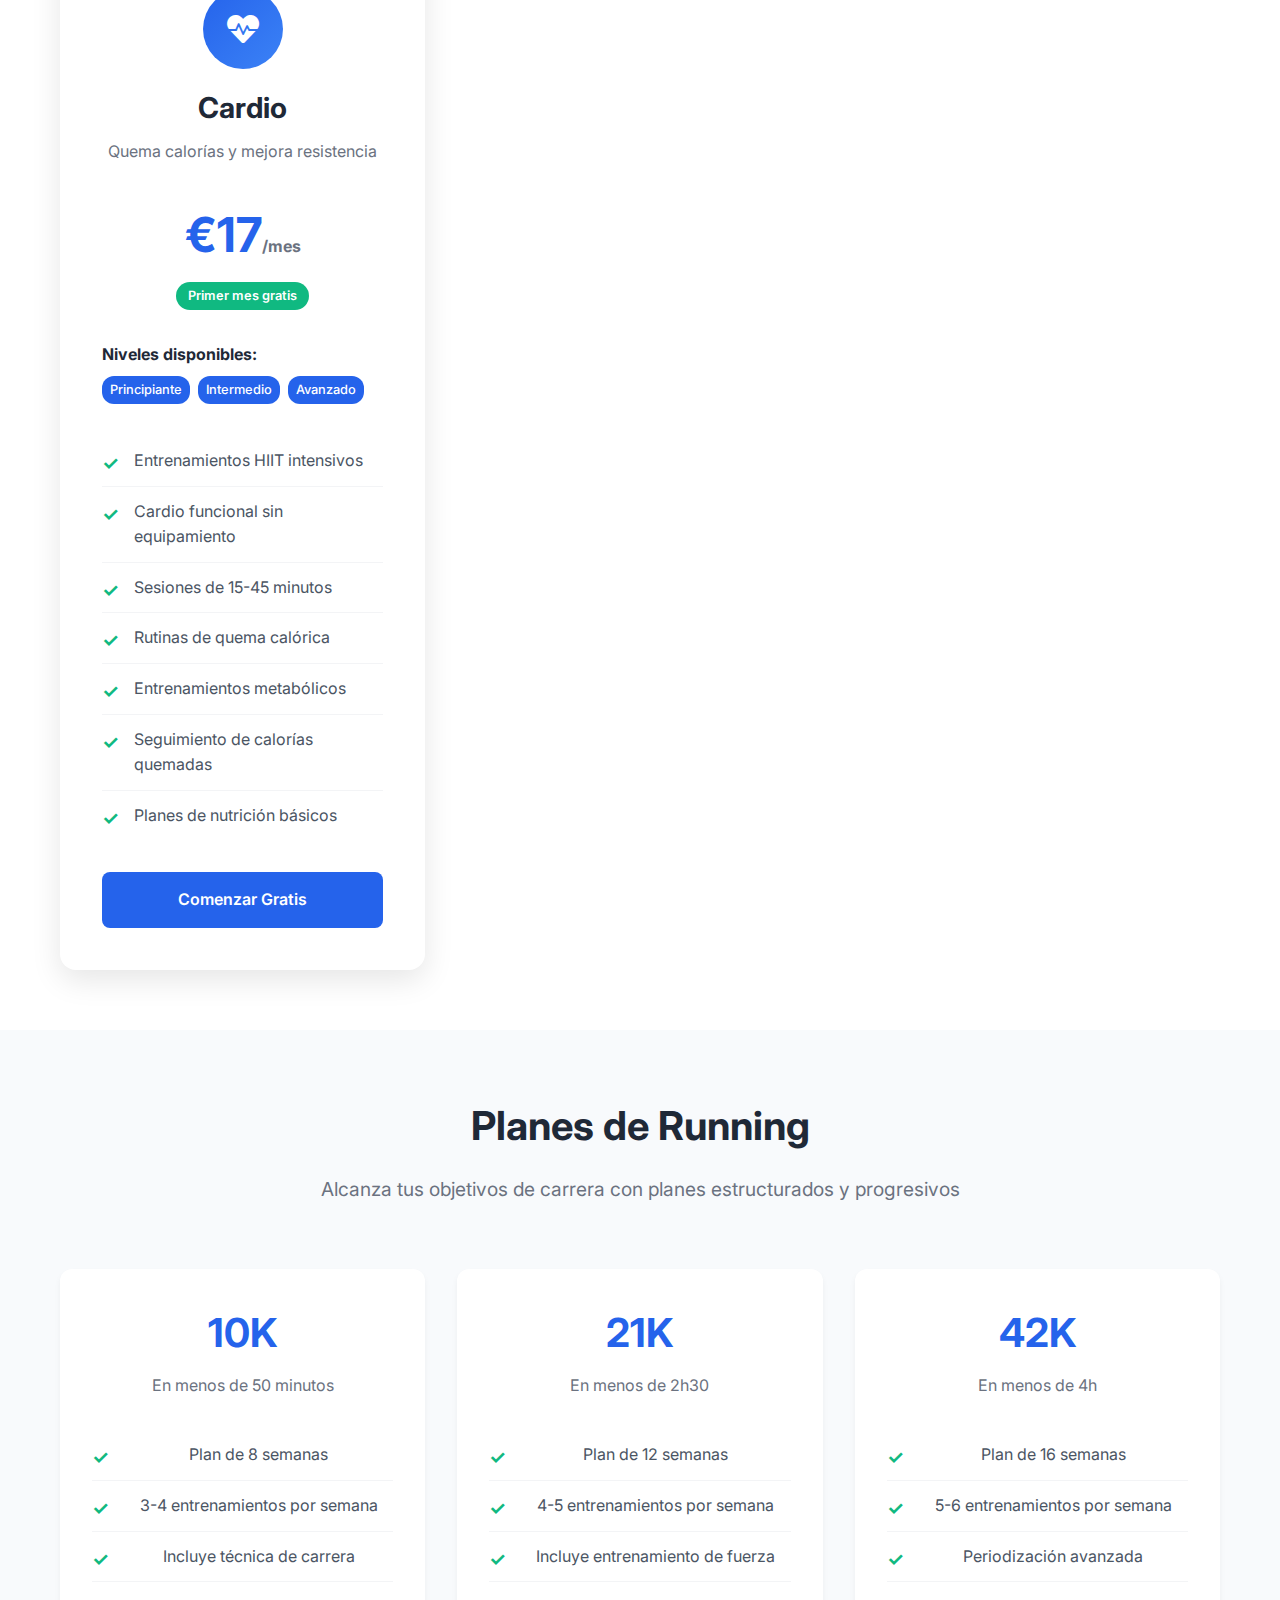
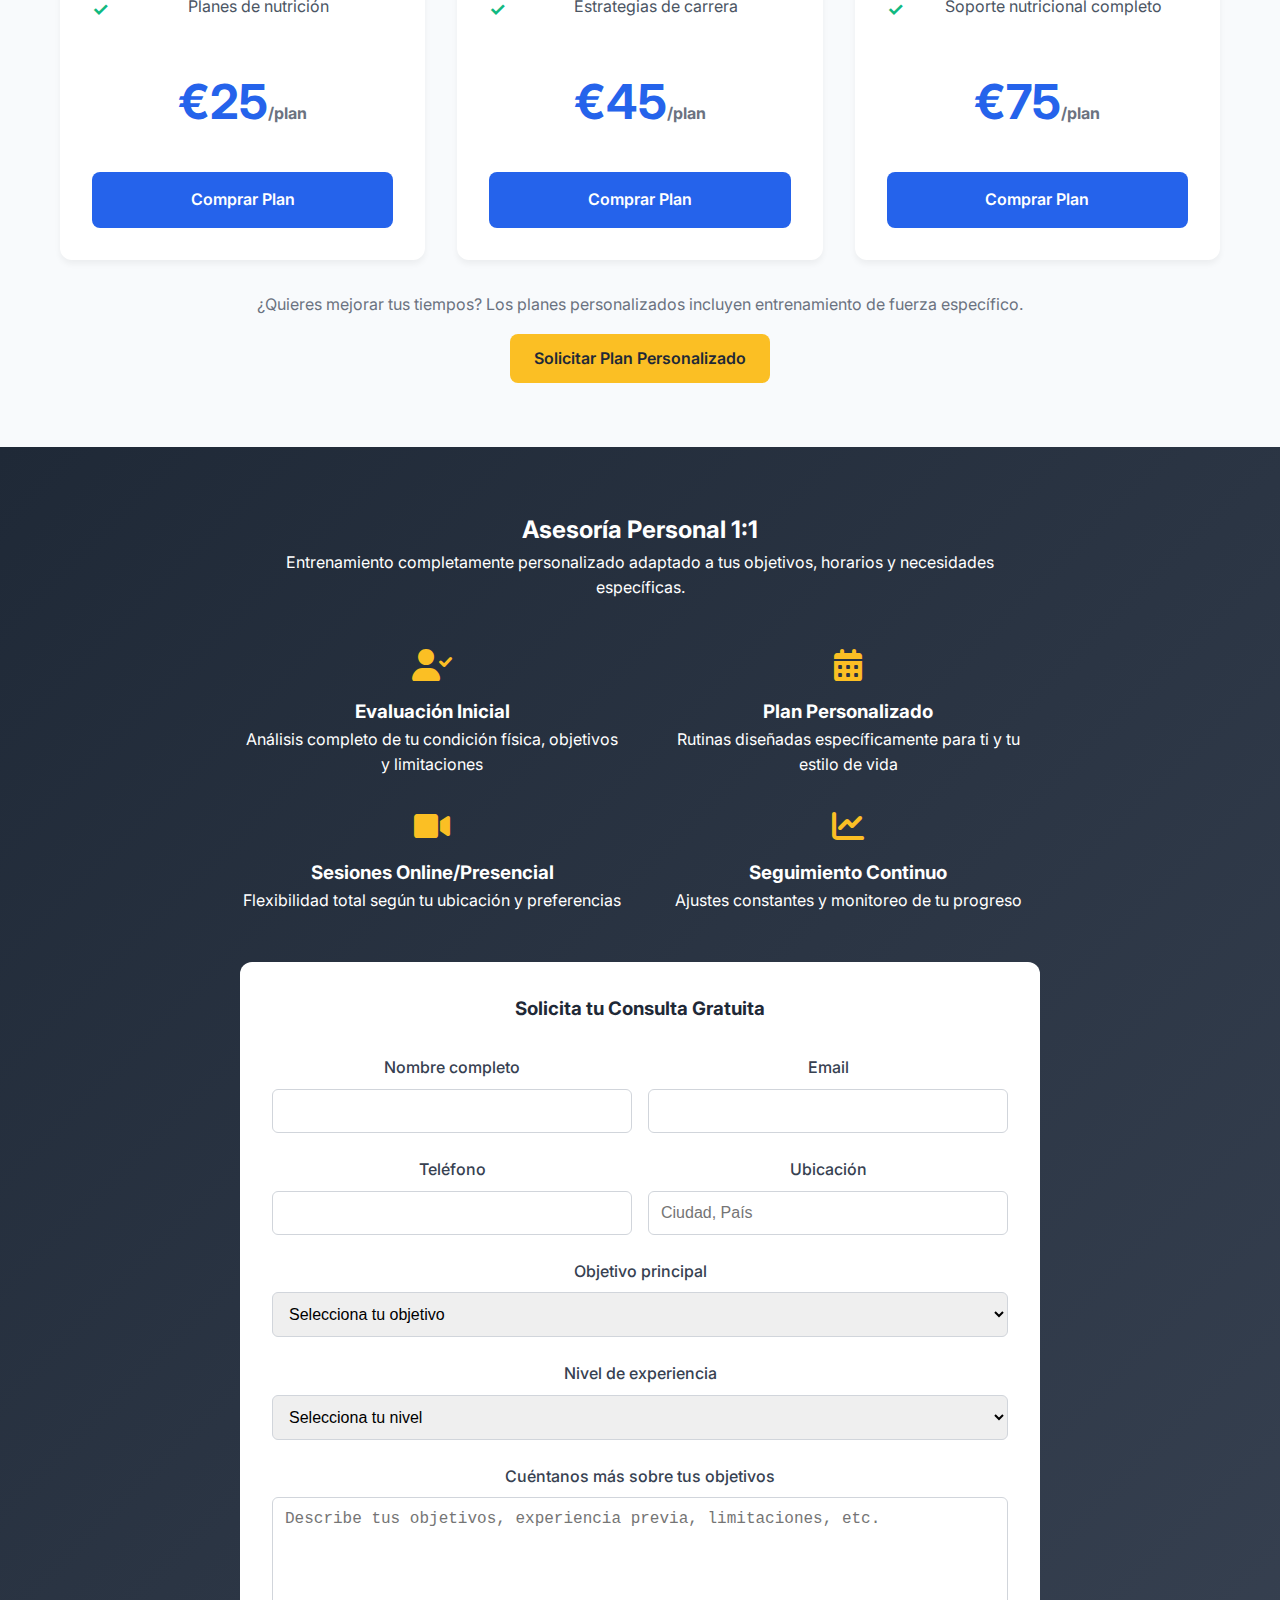
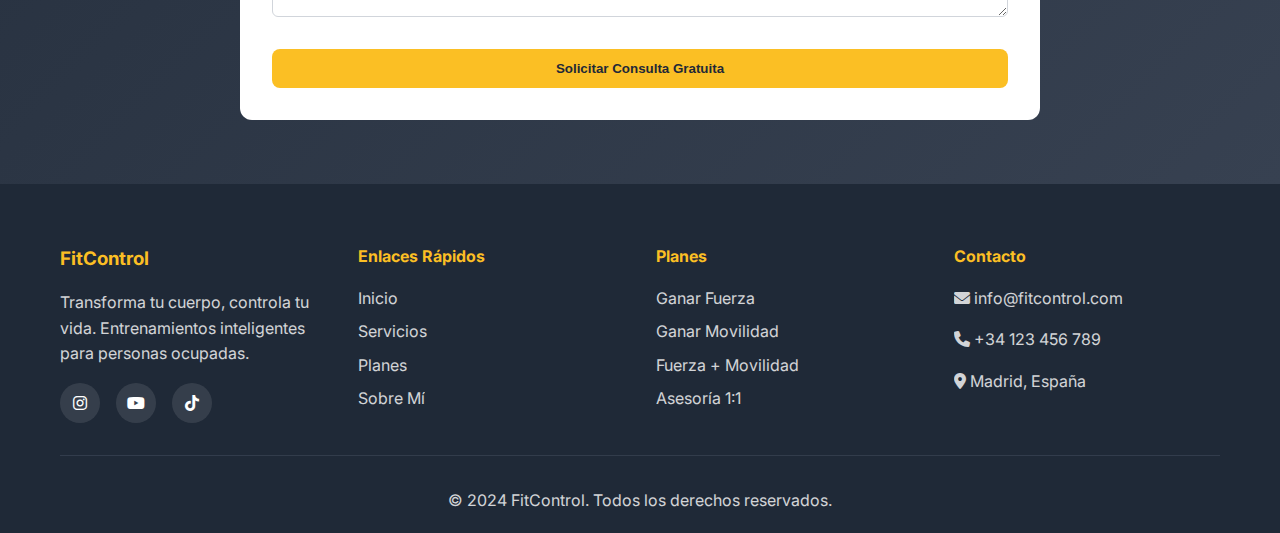
<file: planes.html>
<!DOCTYPE html>
<html lang="es">
<head>
    <meta charset="UTF-8">
    <meta name="viewport" content="width=device-width, initial-scale=1.0">
    <title>Planes de Entrenamiento - FitControl</title>
    <link rel="stylesheet" href="styles.css">
    <link href="https://fonts.googleapis.com/css2?family=Inter:wght@300;400;500;600;700&display=swap" rel="stylesheet">
    <link rel="stylesheet" href="https://cdnjs.cloudflare.com/ajax/libs/font-awesome/6.0.0/css/all.min.css">
    <style>
        .plans-hero {
            padding: 120px 0 60px;
            background: linear-gradient(135deg, #2563eb 0%, #1d4ed8 100%);
            color: white;
            text-align: center;
        }

        .plans-grid {
            display: grid;
            grid-template-columns: repeat(auto-fit, minmax(350px, 1fr));
            gap: 2rem;
            margin-top: 3rem;
        }

        .plan-card {
            background: white;
            border-radius: 16px;
            padding: 2.5rem;
            box-shadow: 0 10px 30px rgba(0, 0, 0, 0.1);
            transition: all 0.3s ease;
            position: relative;
            border: 2px solid transparent;
        }

        .plan-card:hover {
            transform: translateY(-10px);
            box-shadow: 0 20px 40px rgba(0, 0, 0, 0.15);
        }

        .plan-card.featured {
            border: 2px solid #fbbf24;
            transform: scale(1.05);
        }

        .plan-card.featured::before {
            content: 'MÁS POPULAR';
            position: absolute;
            top: -15px;
            left: 50%;
            transform: translateX(-50%);
            background: #fbbf24;
            color: #1f2937;
            padding: 8px 20px;
            border-radius: 20px;
            font-size: 0.8rem;
            font-weight: 700;
        }

        .plan-header {
            text-align: center;
            margin-bottom: 2rem;
        }

        .plan-icon {
            width: 80px;
            height: 80px;
            background: linear-gradient(135deg, #2563eb, #3b82f6);
            border-radius: 50%;
            display: flex;
            align-items: center;
            justify-content: center;
            margin: 0 auto 1rem;
            color: white;
            font-size: 2rem;
        }

        .plan-title {
            font-size: 1.8rem;
            font-weight: 700;
            color: #1f2937;
            margin-bottom: 0.5rem;
        }

        .plan-subtitle {
            color: #6b7280;
            font-size: 1rem;
        }

        .plan-price {
            text-align: center;
            margin: 2rem 0;
        }

        .price-amount {
            font-size: 3rem;
            font-weight: 700;
            color: #2563eb;
        }

        .price-period {
            color: #6b7280;
            font-size: 1rem;
        }

        .price-trial {
            background: #10b981;
            color: white;
            padding: 4px 12px;
            border-radius: 20px;
            font-size: 0.8rem;
            font-weight: 600;
            margin-top: 0.5rem;
            display: inline-block;
        }

        .plan-features {
            list-style: none;
            margin: 2rem 0;
        }

        .plan-features li {
            padding: 0.75rem 0;
            color: #4b5563;
            position: relative;
            padding-left: 2rem;
            border-bottom: 1px solid #f3f4f6;
        }

        .plan-features li:last-child {
            border-bottom: none;
        }

        .plan-features li::before {
            content: '✓';
            position: absolute;
            left: 0;
            color: #10b981;
            font-weight: bold;
            font-size: 1.2rem;
        }

        .plan-levels {
            margin: 1.5rem 0;
        }

        .plan-levels h4 {
            color: #1f2937;
            margin-bottom: 0.5rem;
            font-size: 1rem;
        }

        .levels {
            display: flex;
            gap: 0.5rem;
        }

        .level-badge {
            background: #e5e7eb;
            color: #4b5563;
            padding: 4px 8px;
            border-radius: 12px;
            font-size: 0.8rem;
            font-weight: 500;
        }

        .level-badge.active {
            background: #2563eb;
            color: white;
        }

        .plan-cta {
            text-align: center;
            margin-top: 2rem;
        }

        .plan-btn {
            background: #2563eb;
            color: white;
            padding: 15px 30px;
            border-radius: 8px;
            text-decoration: none;
            font-weight: 600;
            transition: all 0.3s ease;
            display: inline-block;
            width: 100%;
        }

        .plan-btn:hover {
            background: #1d4ed8;
            transform: translateY(-2px);
        }

        .plan-card.featured .plan-btn {
            background: #fbbf24;
            color: #1f2937;
        }

        .plan-card.featured .plan-btn:hover {
            background: #f59e0b;
        }

        .running-plans {
            background: #f8fafc;
            padding: 4rem 0;
        }

        .running-grid {
            display: grid;
            grid-template-columns: repeat(auto-fit, minmax(300px, 1fr));
            gap: 2rem;
            margin-top: 2rem;
        }

        .running-card {
            background: white;
            border-radius: 12px;
            padding: 2rem;
            box-shadow: 0 4px 6px rgba(0, 0, 0, 0.05);
            text-align: center;
        }

        .running-distance {
            font-size: 2.5rem;
            font-weight: 700;
            color: #2563eb;
            margin-bottom: 0.5rem;
        }

        .running-time {
            color: #6b7280;
            margin-bottom: 1rem;
        }

        .personal-training {
            background: linear-gradient(135deg, #1f2937, #374151);
            color: white;
            padding: 4rem 0;
        }

        .personal-content {
            max-width: 800px;
            margin: 0 auto;
            text-align: center;
        }

        .personal-features {
            display: grid;
            grid-template-columns: repeat(auto-fit, minmax(250px, 1fr));
            gap: 2rem;
            margin: 3rem 0;
        }

        .personal-feature {
            text-align: center;
        }

        .personal-feature i {
            font-size: 2rem;
            color: #fbbf24;
            margin-bottom: 1rem;
        }

        .contact-form {
            background: white;
            border-radius: 12px;
            padding: 2rem;
            margin-top: 2rem;
            color: #333;
        }

        .form-group {
            margin-bottom: 1.5rem;
        }

        .form-group label {
            display: block;
            margin-bottom: 0.5rem;
            font-weight: 500;
            color: #374151;
        }

        .form-group input,
        .form-group textarea,
        .form-group select {
            width: 100%;
            padding: 12px;
            border: 1px solid #d1d5db;
            border-radius: 6px;
            font-size: 1rem;
        }

        .form-group textarea {
            height: 120px;
            resize: vertical;
        }

        .form-row {
            display: grid;
            grid-template-columns: 1fr 1fr;
            gap: 1rem;
        }

        @media (max-width: 768px) {
            .form-row {
                grid-template-columns: 1fr;
            }
            
            .plans-grid {
                grid-template-columns: 1fr;
            }
            
            .plan-card.featured {
                transform: none;
            }
        }
    </style>
</head>
<body>
    <!-- Header -->
    <header class="header">
        <nav class="nav">
            <div class="nav-container">
                <div class="nav-logo">
                    <h2>FitControl</h2>
                </div>
                <ul class="nav-menu" id="nav-menu">
                    <li><a href="index.html" class="nav-link">Inicio</a></li>
                    <li><a href="index.html#servicios" class="nav-link">Servicios</a></li>
                    <li><a href="planes.html" class="nav-link">Planes</a></li>
                    <li><a href="about.html" class="nav-link">Sobre Mí</a></li>
                    <li><a href="index.html#contacto" class="nav-link">Contacto</a></li>
                </ul>
                <div class="nav-toggle" id="nav-toggle">
                    <span class="bar"></span>
                    <span class="bar"></span>
                    <span class="bar"></span>
                </div>
            </div>
        </nav>
    </header>

    <!-- Plans Hero -->
    <section class="plans-hero">
        <div class="container">
            <h1>Planes de Entrenamiento</h1>
            <p>Elige el plan perfecto para tus objetivos. Primer mes completamente gratis.</p>
        </div>
    </section>

    <!-- Main Plans -->
    <section class="services" style="padding: 60px 0;">
        <div class="container">
            <div class="plans-grid">
                <!-- Fuerza Plan -->
                <div class="plan-card">
                    <div class="plan-header">
                        <div class="plan-icon">
                            <i class="fas fa-dumbbell"></i>
                        </div>
                        <h3 class="plan-title">Ganar Fuerza</h3>
                        <p class="plan-subtitle">Desarrolla fuerza funcional y potencia</p>
                    </div>
                    
                    <div class="plan-price">
                        <div class="price-amount">€19<span class="price-period">/mes</span></div>
                        <div class="price-trial">Primer mes gratis</div>
                    </div>

                    <div class="plan-levels">
                        <h4>Niveles disponibles:</h4>
                        <div class="levels">
                            <span class="level-badge active">Principiante</span>
                            <span class="level-badge active">Intermedio</span>
                            <span class="level-badge active">Avanzado</span>
                        </div>
                    </div>

                    <ul class="plan-features">
                        <li>Entrenamientos con peso corporal</li>
                        <li>Rutinas con material extra (barras, pesas, cintas)</li>
                        <li>Nuevas rutinas cada mes</li>
                        <li>Progresión personalizada por nivel</li>
                        <li>Videos explicativos detallados</li>
                        <li>Soporte técnico incluido</li>
                        <li>Acceso a comunidad privada</li>
                    </ul>

                    <div class="plan-cta">
                        <a href="#" class="plan-btn">Comenzar Gratis</a>
                    </div>
                </div>

                <!-- Movilidad Plan -->
                <div class="plan-card">
                    <div class="plan-header">
                        <div class="plan-icon">
                            <i class="fas fa-leaf"></i>
                        </div>
                        <h3 class="plan-title">Ganar Movilidad</h3>
                        <p class="plan-subtitle">Mejora flexibilidad y rango de movimiento</p>
                    </div>
                    
                    <div class="plan-price">
                        <div class="price-amount">€15<span class="price-period">/mes</span></div>
                        <div class="price-trial">Primer mes gratis</div>
                    </div>

                    <div class="plan-levels">
                        <h4>Niveles disponibles:</h4>
                        <div class="levels">
                            <span class="level-badge active">Principiante</span>
                            <span class="level-badge active">Intermedio</span>
                            <span class="level-badge active">Avanzado</span>
                        </div>
                    </div>

                    <ul class="plan-features">
                        <li>Rutinas de flexibilidad dinámica</li>
                        <li>Ejercicios de movilidad articular</li>
                        <li>Técnicas de liberación miofascial</li>
                        <li>Sesiones de 15-30 minutos</li>
                        <li>Rutinas matutinas y nocturnas</li>
                        <li>Seguimiento de progreso</li>
                        <li>Adaptaciones para oficinistas</li>
                    </ul>

                    <div class="plan-cta">
                        <a href="#" class="plan-btn">Comenzar Gratis</a>
                    </div>
                </div>

                <!-- Fuerza + Movilidad Plan (Featured) -->
                <div class="plan-card featured">
                    <div class="plan-header">
                        <div class="plan-icon">
                            <i class="fas fa-mountain"></i>
                        </div>
                        <h3 class="plan-title">Fuerza + Movilidad</h3>
                        <p class="plan-subtitle">La combinación perfecta para control total</p>
                    </div>
                    
                    <div class="plan-price">
                        <div class="price-amount">€29<span class="price-period">/mes</span></div>
                        <div class="price-trial">Primer mes gratis</div>
                    </div>

                    <div class="plan-levels">
                        <h4>Niveles disponibles:</h4>
                        <div class="levels">
                            <span class="level-badge active">Principiante</span>
                            <span class="level-badge active">Intermedio</span>
                            <span class="level-badge active">Avanzado</span>
                        </div>
                    </div>

                    <ul class="plan-features">
                        <li>Acceso completo a planes de Fuerza y Movilidad</li>
                        <li>Entrenamientos de escalada funcional</li>
                        <li>Movimientos complejos y control corporal</li>
                        <li>Rutinas combinadas únicas</li>
                        <li>Progresiones avanzadas</li>
                        <li>Soporte prioritario</li>
                        <li>Descuento en asesorías 1:1</li>
                        <li>Acceso anticipado a nuevos contenidos</li>
                    </ul>

                    <div class="plan-cta">
                        <a href="#" class="plan-btn">Comenzar Gratis</a>
                    </div>
                </div>

                <!-- Cardio Plan -->
                <div class="plan-card">
                    <div class="plan-header">
                        <div class="plan-icon">
                            <i class="fas fa-heartbeat"></i>
                        </div>
                        <h3 class="plan-title">Cardio</h3>
                        <p class="plan-subtitle">Quema calorías y mejora resistencia</p>
                    </div>
                    
                    <div class="plan-price">
                        <div class="price-amount">€17<span class="price-period">/mes</span></div>
                        <div class="price-trial">Primer mes gratis</div>
                    </div>

                    <div class="plan-levels">
                        <h4>Niveles disponibles:</h4>
                        <div class="levels">
                            <span class="level-badge active">Principiante</span>
                            <span class="level-badge active">Intermedio</span>
                            <span class="level-badge active">Avanzado</span>
                        </div>
                    </div>

                    <ul class="plan-features">
                        <li>Entrenamientos HIIT intensivos</li>
                        <li>Cardio funcional sin equipamiento</li>
                        <li>Sesiones de 15-45 minutos</li>
                        <li>Rutinas de quema calórica</li>
                        <li>Entrenamientos metabólicos</li>
                        <li>Seguimiento de calorías quemadas</li>
                        <li>Planes de nutrición básicos</li>
                    </ul>

                    <div class="plan-cta">
                        <a href="#" class="plan-btn">Comenzar Gratis</a>
                    </div>
                </div>
            </div>
        </div>
    </section>

    <!-- Running Plans -->
    <section class="running-plans">
        <div class="container">
            <div class="section-header">
                <h2>Planes de Running</h2>
                <p>Alcanza tus objetivos de carrera con planes estructurados y progresivos</p>
            </div>
            
            <div class="running-grid">
                <div class="running-card">
                    <div class="running-distance">10K</div>
                    <div class="running-time">En menos de 50 minutos</div>
                    <ul class="plan-features">
                        <li>Plan de 8 semanas</li>
                        <li>3-4 entrenamientos por semana</li>
                        <li>Incluye técnica de carrera</li>
                        <li>Planes de nutrición</li>
                    </ul>
                    <div class="plan-price">
                        <div class="price-amount">€25<span class="price-period">/plan</span></div>
                    </div>
                    <a href="#" class="plan-btn">Comprar Plan</a>
                </div>

                <div class="running-card">
                    <div class="running-distance">21K</div>
                    <div class="running-time">En menos de 2h30</div>
                    <ul class="plan-features">
                        <li>Plan de 12 semanas</li>
                        <li>4-5 entrenamientos por semana</li>
                        <li>Incluye entrenamiento de fuerza</li>
                        <li>Estrategias de carrera</li>
                    </ul>
                    <div class="plan-price">
                        <div class="price-amount">€45<span class="price-period">/plan</span></div>
                    </div>
                    <a href="#" class="plan-btn">Comprar Plan</a>
                </div>

                <div class="running-card">
                    <div class="running-distance">42K</div>
                    <div class="running-time">En menos de 4h</div>
                    <ul class="plan-features">
                        <li>Plan de 16 semanas</li>
                        <li>5-6 entrenamientos por semana</li>
                        <li>Periodización avanzada</li>
                        <li>Soporte nutricional completo</li>
                    </ul>
                    <div class="plan-price">
                        <div class="price-amount">€75<span class="price-period">/plan</span></div>
                    </div>
                    <a href="#" class="plan-btn">Comprar Plan</a>
                </div>
            </div>
            
            <div style="text-align: center; margin-top: 2rem;">
                <p style="color: #6b7280; margin-bottom: 1rem;">¿Quieres mejorar tus tiempos? Los planes personalizados incluyen entrenamiento de fuerza específico.</p>
                <a href="#personal-training" class="btn btn-primary">Solicitar Plan Personalizado</a>
            </div>
        </div>
    </section>

    <!-- Personal Training -->
    <section id="personal-training" class="personal-training">
        <div class="container">
            <div class="personal-content">
                <h2>Asesoría Personal 1:1</h2>
                <p>Entrenamiento completamente personalizado adaptado a tus objetivos, horarios y necesidades específicas.</p>
                
                <div class="personal-features">
                    <div class="personal-feature">
                        <i class="fas fa-user-check"></i>
                        <h3>Evaluación Inicial</h3>
                        <p>Análisis completo de tu condición física, objetivos y limitaciones</p>
                    </div>
                    <div class="personal-feature">
                        <i class="fas fa-calendar-alt"></i>
                        <h3>Plan Personalizado</h3>
                        <p>Rutinas diseñadas específicamente para ti y tu estilo de vida</p>
                    </div>
                    <div class="personal-feature">
                        <i class="fas fa-video"></i>
                        <h3>Sesiones Online/Presencial</h3>
                        <p>Flexibilidad total según tu ubicación y preferencias</p>
                    </div>
                    <div class="personal-feature">
                        <i class="fas fa-chart-line"></i>
                        <h3>Seguimiento Continuo</h3>
                        <p>Ajustes constantes y monitoreo de tu progreso</p>
                    </div>
                </div>

                <div class="contact-form">
                    <h3 style="text-align: center; margin-bottom: 2rem; color: #1f2937;">Solicita tu Consulta Gratuita</h3>
                    <form id="contact-form">
                        <div class="form-row">
                            <div class="form-group">
                                <label for="name">Nombre completo</label>
                                <input type="text" id="name" name="name" required>
                            </div>
                            <div class="form-group">
                                <label for="email">Email</label>
                                <input type="email" id="email" name="email" required>
                            </div>
                        </div>
                        
                        <div class="form-row">
                            <div class="form-group">
                                <label for="phone">Teléfono</label>
                                <input type="tel" id="phone" name="phone">
                            </div>
                            <div class="form-group">
                                <label for="location">Ubicación</label>
                                <input type="text" id="location" name="location" placeholder="Ciudad, País">
                            </div>
                        </div>

                        <div class="form-group">
                            <label for="goal">Objetivo principal</label>
                            <select id="goal" name="goal" required>
                                <option value="">Selecciona tu objetivo</option>
                                <option value="fuerza">Ganar fuerza</option>
                                <option value="movilidad">Mejorar movilidad</option>
                                <option value="cardio">Mejorar resistencia</option>
                                <option value="running">Objetivos de running</option>
                                <option value="general">Fitness general</option>
                                <option value="otro">Otro</option>
                            </select>
                        </div>

                        <div class="form-group">
                            <label for="experience">Nivel de experiencia</label>
                            <select id="experience" name="experience" required>
                                <option value="">Selecciona tu nivel</option>
                                <option value="principiante">Principiante</option>
                                <option value="intermedio">Intermedio</option>
                                <option value="avanzado">Avanzado</option>
                            </select>
                        </div>

                        <div class="form-group">
                            <label for="message">Cuéntanos más sobre tus objetivos</label>
                            <textarea id="message" name="message" placeholder="Describe tus objetivos, experiencia previa, limitaciones, etc."></textarea>
                        </div>

                        <button type="submit" class="btn btn-primary" style="width: 100%; background: #fbbf24; color: #1f2937;">
                            Solicitar Consulta Gratuita
                        </button>
                    </form>
                </div>
            </div>
        </div>
    </section>

    <!-- Footer -->
    <footer class="footer">
        <div class="container">
            <div class="footer-content">
                <div class="footer-section">
                    <h3>FitControl</h3>
                    <p>Transforma tu cuerpo, controla tu vida. Entrenamientos inteligentes para personas ocupadas.</p>
                    <div class="social-links">
                        <a href="#" class="social-link"><i class="fab fa-instagram"></i></a>
                        <a href="#" class="social-link"><i class="fab fa-youtube"></i></a>
                        <a href="#" class="social-link"><i class="fab fa-tiktok"></i></a>
                    </div>
                </div>
                <div class="footer-section">
                    <h4>Enlaces Rápidos</h4>
                    <ul>
                        <li><a href="index.html">Inicio</a></li>
                        <li><a href="index.html#servicios">Servicios</a></li>
                        <li><a href="planes.html">Planes</a></li>
                        <li><a href="about.html">Sobre Mí</a></li>
                    </ul>
                </div>
                <div class="footer-section">
                    <h4>Planes</h4>
                    <ul>
                        <li><a href="#fuerza">Ganar Fuerza</a></li>
                        <li><a href="#movilidad">Ganar Movilidad</a></li>
                        <li><a href="#combinado">Fuerza + Movilidad</a></li>
                        <li><a href="#personal-training">Asesoría 1:1</a></li>
                    </ul>
                </div>
                <div class="footer-section">
                    <h4>Contacto</h4>
                    <p><i class="fas fa-envelope"></i> info@fitcontrol.com</p>
                    <p><i class="fas fa-phone"></i> +34 123 456 789</p>
                    <p><i class="fas fa-map-marker-alt"></i> Madrid, España</p>
                </div>
            </div>
            <div class="footer-bottom">
                <p>&copy; 2024 FitControl. Todos los derechos reservados.</p>
            </div>
        </div>
    </footer>

    <script src="script.js"></script>
</body>
</html>
</file>
<file: styles.css>
/* Reset and Base Styles */
* {
    margin: 0;
    padding: 0;
    box-sizing: border-box;
}

body {
    font-family: 'Inter', sans-serif;
    line-height: 1.6;
    color: #333;
    overflow-x: hidden;
}

.container {
    max-width: 1200px;
    margin: 0 auto;
    padding: 0 20px;
}

/* Header */
.header {
    position: fixed;
    top: 0;
    width: 100%;
    background: rgba(255, 255, 255, 0.95);
    backdrop-filter: blur(10px);
    z-index: 1000;
    transition: all 0.3s ease;
}

.nav-container {
    max-width: 1200px;
    margin: 0 auto;
    padding: 0 20px;
    display: flex;
    justify-content: space-between;
    align-items: center;
    height: 70px;
}

.nav-logo h2 {
    color: #2563eb;
    font-weight: 700;
    font-size: 1.8rem;
}

.nav-menu {
    display: flex;
    list-style: none;
    gap: 2rem;
}

.nav-link {
    text-decoration: none;
    color: #333;
    font-weight: 500;
    transition: color 0.3s ease;
    position: relative;
}

.nav-link:hover {
    color: #2563eb;
}

.nav-link::after {
    content: '';
    position: absolute;
    width: 0;
    height: 2px;
    bottom: -5px;
    left: 0;
    background-color: #2563eb;
    transition: width 0.3s ease;
}

.nav-link:hover::after {
    width: 100%;
}

.nav-toggle {
    display: none;
    flex-direction: column;
    cursor: pointer;
}

.bar {
    width: 25px;
    height: 3px;
    background-color: #333;
    margin: 3px 0;
    transition: 0.3s;
}

/* Hero Section */
.hero {
    padding: 120px 0 80px;
    background: linear-gradient(135deg, #667eea 0%, #764ba2 100%);
    color: white;
    min-height: 100vh;
    display: flex;
    align-items: center;
}

.hero-container {
    max-width: 1200px;
    margin: 0 auto;
    padding: 0 20px;
    display: grid;
    grid-template-columns: 1fr 1fr;
    gap: 4rem;
    align-items: center;
}

.hero-title {
    font-size: 3.5rem;
    font-weight: 700;
    line-height: 1.2;
    margin-bottom: 1.5rem;
}

.highlight {
    color: #fbbf24;
}

.hero-description {
    font-size: 1.2rem;
    margin-bottom: 2rem;
    opacity: 0.9;
}

.hero-buttons {
    display: flex;
    gap: 1rem;
    margin-bottom: 2rem;
}

.btn {
    padding: 12px 24px;
    border-radius: 8px;
    text-decoration: none;
    font-weight: 600;
    transition: all 0.3s ease;
    border: none;
    cursor: pointer;
    display: inline-block;
    text-align: center;
}

.btn-primary {
    background-color: #fbbf24;
    color: #1f2937;
}

.btn-primary:hover {
    background-color: #f59e0b;
    transform: translateY(-2px);
}

.btn-secondary {
    background-color: transparent;
    color: white;
    border: 2px solid white;
}

.btn-secondary:hover {
    background-color: white;
    color: #2563eb;
}

.social-links {
    display: flex;
    gap: 1rem;
}

.social-link {
    width: 40px;
    height: 40px;
    border-radius: 50%;
    background-color: rgba(255, 255, 255, 0.1);
    display: flex;
    align-items: center;
    justify-content: center;
    color: white;
    text-decoration: none;
    transition: all 0.3s ease;
}

.social-link:hover {
    background-color: #fbbf24;
    color: #1f2937;
    transform: translateY(-2px);
}

.hero-image img {
    width: 100%;
    height: auto;
    border-radius: 12px;
}

/* Philosophy Section */
.philosophy {
    padding: 80px 0;
    background-color: #f8fafc;
}

.philosophy-content h2 {
    text-align: center;
    font-size: 2.5rem;
    margin-bottom: 3rem;
    color: #1f2937;
}

.philosophy-grid {
    display: grid;
    grid-template-columns: repeat(auto-fit, minmax(300px, 1fr));
    gap: 2rem;
}

.philosophy-item {
    text-align: center;
    padding: 2rem;
    background: white;
    border-radius: 12px;
    box-shadow: 0 4px 6px rgba(0, 0, 0, 0.05);
    transition: transform 0.3s ease;
}

.philosophy-item:hover {
    transform: translateY(-5px);
}

.philosophy-icon {
    width: 80px;
    height: 80px;
    background: linear-gradient(135deg, #2563eb, #3b82f6);
    border-radius: 50%;
    display: flex;
    align-items: center;
    justify-content: center;
    margin: 0 auto 1rem;
    color: white;
    font-size: 1.5rem;
}

.philosophy-item h3 {
    font-size: 1.5rem;
    margin-bottom: 1rem;
    color: #1f2937;
}

/* Services Section */
.services {
    padding: 80px 0;
    background-color: white;
}

.section-header {
    text-align: center;
    margin-bottom: 4rem;
}

.section-header h2 {
    font-size: 2.5rem;
    margin-bottom: 1rem;
    color: #1f2937;
}

.section-header p {
    font-size: 1.2rem;
    color: #6b7280;
}

.services-grid {
    display: grid;
    grid-template-columns: repeat(auto-fit, minmax(350px, 1fr));
    gap: 2rem;
}

.service-card {
    background: white;
    border-radius: 12px;
    padding: 2rem;
    box-shadow: 0 4px 6px rgba(0, 0, 0, 0.05);
    border: 1px solid #e5e7eb;
    transition: all 0.3s ease;
    position: relative;
}

.service-card:hover {
    transform: translateY(-5px);
    box-shadow: 0 10px 25px rgba(0, 0, 0, 0.1);
}

.service-card.featured {
    border: 2px solid #2563eb;
    background: linear-gradient(135deg, #eff6ff, #dbeafe);
}

.service-card.featured::before {
    content: 'POPULAR';
    position: absolute;
    top: -10px;
    right: 20px;
    background: #2563eb;
    color: white;
    padding: 5px 15px;
    border-radius: 20px;
    font-size: 0.8rem;
    font-weight: 600;
}

.service-icon {
    width: 60px;
    height: 60px;
    background: linear-gradient(135deg, #2563eb, #3b82f6);
    border-radius: 12px;
    display: flex;
    align-items: center;
    justify-content: center;
    color: white;
    font-size: 1.5rem;
    margin-bottom: 1.5rem;
}

.service-card h3 {
    font-size: 1.5rem;
    margin-bottom: 1rem;
    color: #1f2937;
}

.service-card p {
    color: #6b7280;
    margin-bottom: 1.5rem;
}

.service-features {
    list-style: none;
    margin-bottom: 2rem;
}

.service-features li {
    padding: 0.5rem 0;
    color: #4b5563;
    position: relative;
    padding-left: 1.5rem;
}

.service-features li::before {
    content: '✓';
    position: absolute;
    left: 0;
    color: #10b981;
    font-weight: bold;
}

.service-btn {
    background: #2563eb;
    color: white;
    padding: 10px 20px;
    border-radius: 6px;
    text-decoration: none;
    font-weight: 500;
    transition: background-color 0.3s ease;
    display: inline-block;
}

.service-btn:hover {
    background: #1d4ed8;
}

/* Newsletter Section */
.newsletter {
    padding: 60px 0;
    background: linear-gradient(135deg, #1f2937, #374151);
    color: white;
}

.newsletter-content {
    text-align: center;
    max-width: 600px;
    margin: 0 auto;
}

.newsletter-content h2 {
    font-size: 2rem;
    margin-bottom: 1rem;
}

.newsletter-content p {
    margin-bottom: 2rem;
    opacity: 0.9;
}

.newsletter-form {
    display: flex;
    gap: 1rem;
    max-width: 400px;
    margin: 0 auto;
}

.newsletter-form input {
    flex: 1;
    padding: 12px;
    border: none;
    border-radius: 6px;
    font-size: 1rem;
}

.newsletter-form button {
    padding: 12px 24px;
    background: #fbbf24;
    color: #1f2937;
    border: none;
    border-radius: 6px;
    font-weight: 600;
    cursor: pointer;
    transition: background-color 0.3s ease;
}

.newsletter-form button:hover {
    background: #f59e0b;
}

/* FAQ Section */
.faq {
    padding: 80px 0;
    background-color: #f8fafc;
}

.faq-container {
    max-width: 800px;
    margin: 0 auto;
}

.faq-item {
    background: white;
    border-radius: 8px;
    margin-bottom: 1rem;
    box-shadow: 0 2px 4px rgba(0, 0, 0, 0.05);
}

.faq-question {
    padding: 1.5rem;
    cursor: pointer;
    display: flex;
    justify-content: space-between;
    align-items: center;
    transition: background-color 0.3s ease;
}

.faq-question:hover {
    background-color: #f8fafc;
}

.faq-question h3 {
    font-size: 1.1rem;
    color: #1f2937;
}

.faq-question i {
    color: #2563eb;
    transition: transform 0.3s ease;
}

.faq-item.active .faq-question i {
    transform: rotate(180deg);
}

.faq-answer {
    padding: 0 1.5rem;
    max-height: 0;
    overflow: hidden;
    transition: all 0.3s ease;
}

.faq-item.active .faq-answer {
    padding: 0 1.5rem 1.5rem;
    max-height: 200px;
}

.faq-answer p {
    color: #6b7280;
    line-height: 1.6;
}

/* Footer */
.footer {
    background-color: #1f2937;
    color: white;
    padding: 60px 0 20px;
}

.footer-content {
    display: grid;
    grid-template-columns: repeat(auto-fit, minmax(250px, 1fr));
    gap: 2rem;
    margin-bottom: 2rem;
}

.footer-section h3,
.footer-section h4 {
    margin-bottom: 1rem;
    color: #fbbf24;
}

.footer-section p {
    margin-bottom: 1rem;
    opacity: 0.8;
}

.footer-section ul {
    list-style: none;
}

.footer-section ul li {
    margin-bottom: 0.5rem;
}

.footer-section ul li a {
    color: white;
    text-decoration: none;
    opacity: 0.8;
    transition: opacity 0.3s ease;
}

.footer-section ul li a:hover {
    opacity: 1;
    color: #fbbf24;
}

.footer-bottom {
    border-top: 1px solid #374151;
    padding-top: 2rem;
    text-align: center;
    opacity: 0.8;
}

/* Responsive Design */
@media (max-width: 768px) {
    .nav-menu {
        position: fixed;
        left: -100%;
        top: 70px;
        flex-direction: column;
        background-color: white;
        width: 100%;
        text-align: center;
        transition: 0.3s;
        box-shadow: 0 10px 27px rgba(0, 0, 0, 0.05);
        padding: 2rem 0;
    }

    .nav-menu.active {
        left: 0;
    }

    .nav-toggle {
        display: flex;
    }

    .nav-toggle.active .bar:nth-child(2) {
        opacity: 0;
    }

    .nav-toggle.active .bar:nth-child(1) {
        transform: translateY(8px) rotate(45deg);
    }

    .nav-toggle.active .bar:nth-child(3) {
        transform: translateY(-8px) rotate(-45deg);
    }

    .hero-container {
        grid-template-columns: 1fr;
        text-align: center;
        gap: 2rem;
    }

    .hero-title {
        font-size: 2.5rem;
    }

    .hero-buttons {
        flex-direction: column;
        align-items: center;
    }

    .services-grid {
        grid-template-columns: 1fr;
    }

    .newsletter-form {
        flex-direction: column;
    }

    .philosophy-grid {
        grid-template-columns: 1fr;
    }
}

@media (max-width: 480px) {
    .hero-title {
        font-size: 2rem;
    }

    .section-header h2 {
        font-size: 2rem;
    }

    .philosophy-content h2 {
        font-size: 2rem;
    }
}

/* Animations */
@keyframes fadeInUp {
    from {
        opacity: 0;
        transform: translateY(30px);
    }
    to {
        opacity: 1;
        transform: translateY(0);
    }
}

.hero-content,
.philosophy-item,
.service-card {
    animation: fadeInUp 0.6s ease-out;
}

/* Smooth scrolling */
html {
    scroll-behavior: smooth;
}

/* Loading states */
.loading {
    opacity: 0.7;
    pointer-events: none;
}
</file>
